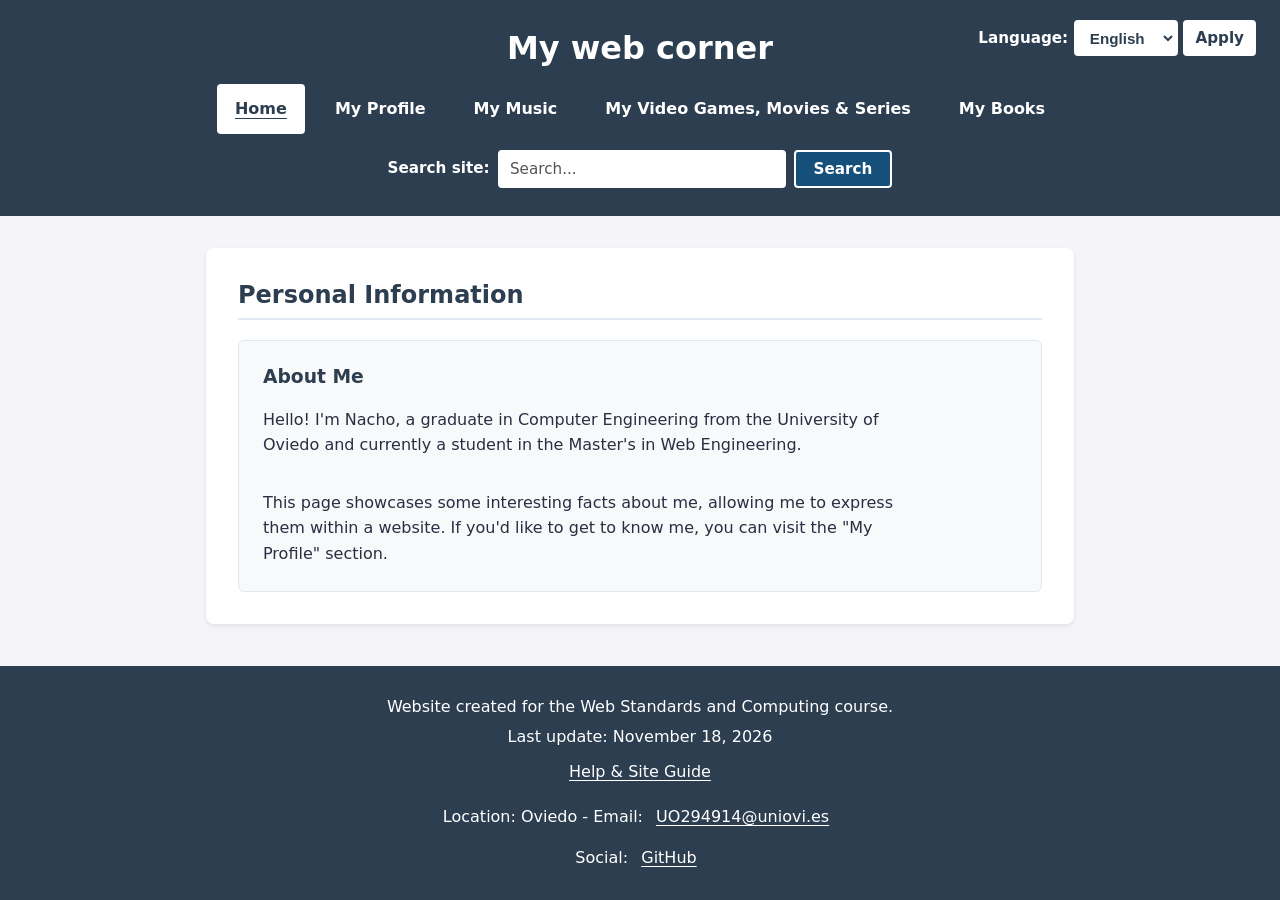
<file: pagina-personal/index.html>
<!DOCTYPE html>
<html lang="es">
<head>
    <meta charset="UTF-8">
    <meta name="viewport" content="width=device-width, initial-scale=1.0">
    <title>Inicio - Mi rincón web</title>
    <meta name="description" content="Sitio web personal con información, aficiones y proyectos.">
    <link rel="icon" href="favicon.svg" type="image/svg+xml">
    <link rel="stylesheet" href="style.css">
    <script>
        (function(c,l,a,r,i,t,y){
            c[a]=c[a]||function(){(c[a].q=c[a].q||[]).push(arguments)};
            t=l.createElement(r);t.async=1;t.src="https://www.clarity.ms/tag/"+i;
            y=l.getElementsByTagName(r)[0];y.parentNode.insertBefore(t,y);
        })(window, document, "clarity", "script", "zdlceg9i9p");
    </script>
</head>
<body data-pagina="index">
    <header>
        <h1><a href="index.html" data-i18n="sitio_titulo">Mi rincón web</a></h1>
        <nav aria-label="Navegación principal" data-i18n-aria="aria_nav_principal">
            <ul>
                <li><a href="index.html" aria-current="page" data-i18n="nav_inicio">Inicio</a></li>
                <li><a href="profile.html" data-i18n="nav_perfil">Mi Perfil</a></li>
                <li><a href="audio.html" data-i18n="nav_musica">Mi Música</a></li>
                <li><a href="multimedia.html" data-i18n="nav_multimedia">Mis Videojuegos, Películas y Series</a></li>
                <li><a href="books.html" data-i18n="nav_libros">Mis Libros</a></li>
            </ul>
        </nav>
        <search>
            <form action="buscar.html" method="get">
                <label for="campo-busqueda" data-i18n="buscar_label">Buscar en el sitio:</label>
                <input type="search" id="campo-busqueda" name="q" placeholder="Buscar..." title="Introduce una palabra clave para buscar en el sitio (por ejemplo: Sanderson, TFG, Folk)" required data-i18n-placeholder="buscar_placeholder" data-i18n-title="buscar_ayuda_title">
                <button type="submit" data-i18n="buscar_boton">Buscar</button>
            </form>
        </search>
        <form action="#" method="get" aria-label="Selector de idioma" data-i18n-aria="aria_selector_idioma">
            <label for="selector-idioma" data-i18n="label_idioma">Idioma:</label>
            <select id="selector-idioma" name="idioma">
                <option value="es" lang="es">Español</option>
                <option value="en" lang="en">English</option>
            </select>
            <button type="submit" data-i18n="boton_idioma">Aplicar</button>
        </form>
    </header>

    <main>
        <section>
            <h2 data-i18n="index_info_personal_h2">Información Personal</h2>
            <article>
                <h3 data-i18n="index_sobre_mi_h3">Sobre Mí</h3>
                <p data-i18n="index_sobre_mi_p1">¡Hola! Soy Nacho, un graduado en Ingeniería Informática por la Universidad de Oviedo y actualmente estudiante del Máster en Ingeniería Web.</p>
                <p data-i18n="index_sobre_mi_p2">Esta página muestra algunos datos interesantes sobre mí, permitiéndome plasmarlo dentro de una página web. Si quieres comenzar a conocerme puedes acceder a la sección de "Mi Perfil".</p>
            </article>
        </section>
    </main>

    <footer>
        <p data-i18n="footer_asignatura">Sitio web creado para la asignatura de Estándares y Computación Web.</p>
        <p data-i18n="footer_actualizacion">Última actualización: <time datetime="2026-11-18">18 de noviembre de 2026</time></p>
        <p><a href="ayuda.html" data-i18n="footer_ayuda">Ayuda y Guía del Sitio</a></p>
        <address>
            <p data-i18n="footer_contacto">Ubicación: Oviedo - Email: <a href="mailto:UO294914@uniovi.es">UO294914@uniovi.es</a></p>
            <p data-i18n="footer_redes">Redes: <a href="https://github.com/IgnacioLLA">GitHub</a></p>
        </address>
    </footer>
    <script src="translations.js" defer></script>
    <script src="i18n.js" defer></script>
</body>
</html>
</file>
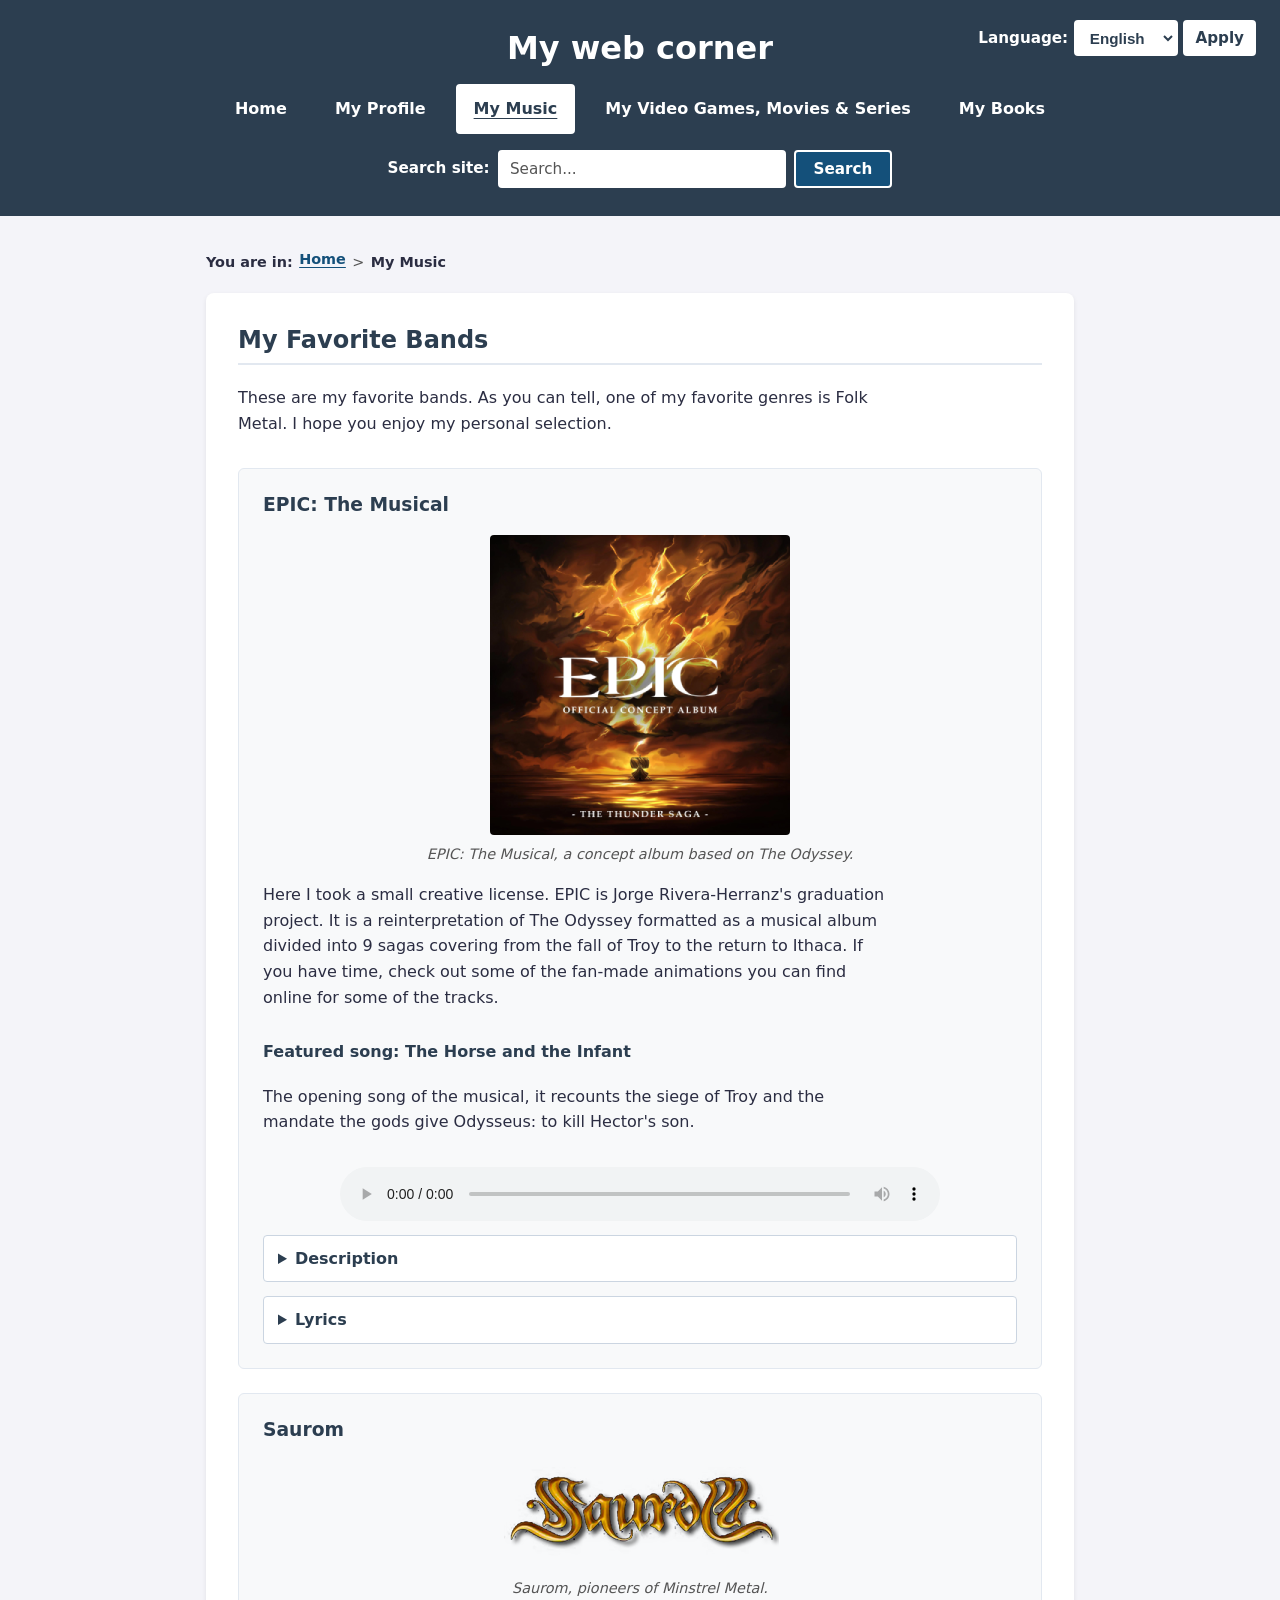
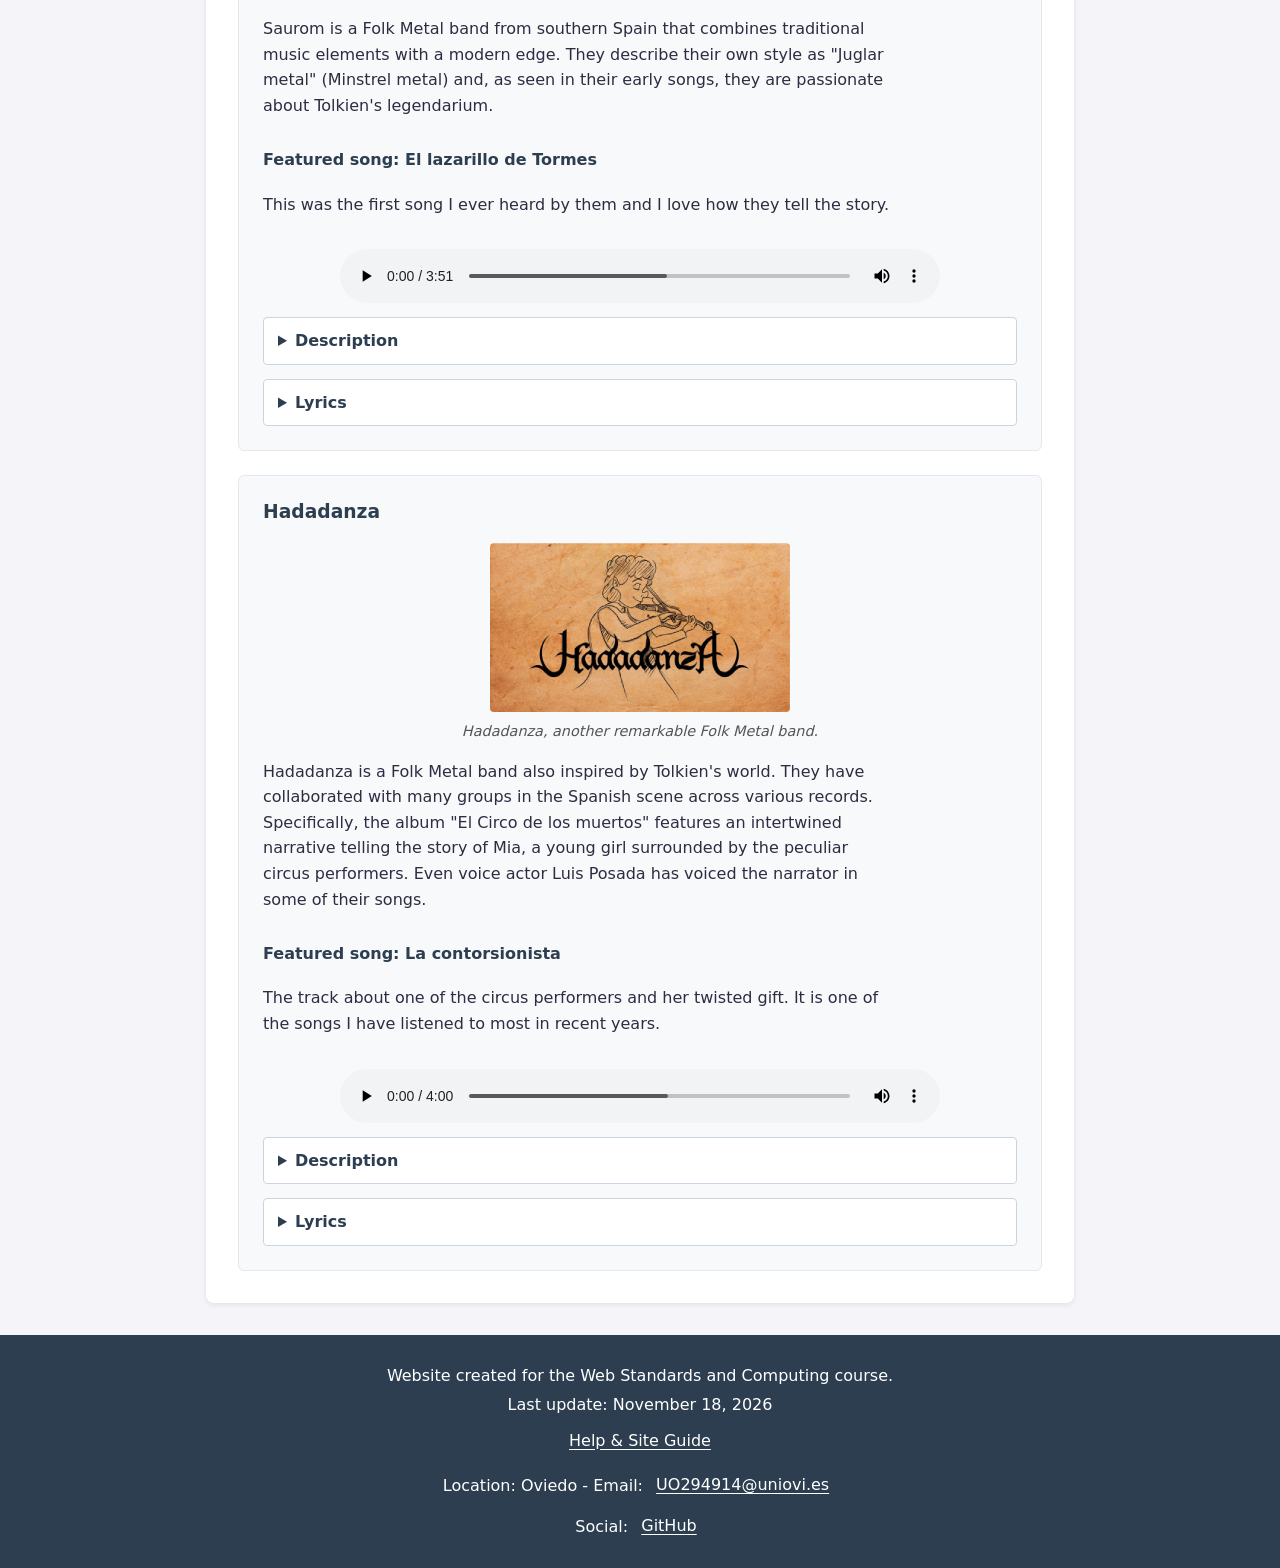
<file: pagina-personal/audio.html>
<!DOCTYPE html>
<html lang="es">
<head>
    <meta charset="UTF-8">
    <meta name="viewport" content="width=device-width, initial-scale=1.0">
    <title>Mi Música - Mi rincón web</title>
    <meta name="description" content="Recopilación de mis bandas favoritas.">
    <link rel="icon" href="favicon.svg" type="image/svg+xml">
    <link rel="stylesheet" href="style.css">
    <script>
        (function(c,l,a,r,i,t,y){
            c[a]=c[a]||function(){(c[a].q=c[a].q||[]).push(arguments)};
            t=l.createElement(r);t.async=1;t.src="https://www.clarity.ms/tag/"+i;
            y=l.getElementsByTagName(r)[0];y.parentNode.insertBefore(t,y);
        })(window, document, "clarity", "script", "zdlceg9i9p");
    </script>
</head>
<body data-pagina="audio">
    <header>
        <h1><a href="index.html" data-i18n="sitio_titulo">Mi rincón web</a></h1>
        <nav aria-label="Navegación principal" data-i18n-aria="aria_nav_principal">
            <ul>
                <li><a href="index.html" data-i18n="nav_inicio">Inicio</a></li>
                <li><a href="profile.html" data-i18n="nav_perfil">Mi Perfil</a></li>
                <li><a href="audio.html" aria-current="page" data-i18n="nav_musica">Mi Música</a></li>
                <li><a href="multimedia.html" data-i18n="nav_multimedia">Mis Videojuegos, Películas y Series</a></li>
                <li><a href="books.html" data-i18n="nav_libros">Mis Libros</a></li>
            </ul>
        </nav>
        <search>
            <form action="buscar.html" method="get">
                <label for="campo-busqueda" data-i18n="buscar_label">Buscar en el sitio:</label>
                <input type="search" id="campo-busqueda" name="q" placeholder="Buscar..." title="Introduce una palabra clave para buscar en el sitio (por ejemplo: Sanderson, TFG, Folk)" required data-i18n-placeholder="buscar_placeholder" data-i18n-title="buscar_ayuda_title">
                <button type="submit" data-i18n="buscar_boton">Buscar</button>
            </form>
        </search>
        <form action="#" method="get" aria-label="Selector de idioma" data-i18n-aria="aria_selector_idioma">
            <label for="selector-idioma" data-i18n="label_idioma">Idioma:</label>
            <select id="selector-idioma" name="idioma">
                <option value="es" lang="es">Español</option>
                <option value="en" lang="en">English</option>
            </select>
            <button type="submit" data-i18n="boton_idioma">Aplicar</button>
        </form>
    </header>

    <main>
        <nav aria-label="Migas de pan" data-i18n-aria="aria_migas_pan">
            <p data-i18n="migas_estas_en">Estás en:</p>
            <ol>
                <li><a href="index.html" data-i18n="nav_inicio">Inicio</a></li>
                <li aria-current="page"><strong data-i18n="nav_musica">Mi Música</strong></li>
            </ol>
        </nav>
        <section>
            <h2 data-i18n="audio_h2">Mis Bandas Favoritas</h2>
            <p data-i18n="audio_intro">Estas son mis bandas favoritas. Como podrás ver, uno de mis géneros favoritos es el Folk Metal. Espero que disfrutes de mi selección personal.</p>

            <article>
                <h3>EPIC: The Musical</h3>
                <figure>
                    <img src="multimedia/photo/epic.png" alt="Logo de EPIC: The Musical" width="300" height="300" data-i18n-alt="audio_epic_alt">
                    <figcaption data-i18n="audio_epic_fig">EPIC: The Musical, un álbum conceptual sobre La Odisea.</figcaption>
                </figure>
                <p data-i18n="audio_epic_p">Aquí me he tomado una pequeña licencia. EPIC es el trabajo de fin de carrera de Jorge Rivera-Herranz. Es una reinterpretación de La Odisea en formato de álbum musical que está dividido en 9 sagas que recorren desde la caída de Troya hasta el regreso a Ítaca. Si tienes tiempo, mira alguna animación que puedes encontrar en línea hecha por sus seguidores de alguna de las canciones.</p>
                <h4 data-i18n="audio_epic_cancion_h4">Canción destacada: The Horse and the Infant</h4>
                <p data-i18n="audio_epic_cancion_p">La primera canción del musical, narra el asedio de Troya y el propósito que los dioses le dan a Odiseo, asesinar al hijo de Héctor.</p>
                <audio controls preload="metadata">
                    <source src="multimedia/audio/epic_song.mp3" type="audio/mpeg">
                    Tu navegador no soporta el elemento de audio.
                </audio>
                <details>
                    <summary data-i18n="audio_desc_summary">Descripción</summary>
                    <p data-i18n="audio_epic_desc_p">Fragmento de <cite>The Horse and the Infant</cite>, tema de apertura de <cite>EPIC: The Musical</cite>. Pieza narrativa sobre el asedio de Troya y la encrucijada que los dioses plantean a Odiseo respecto al hijo de Héctor.</p>
                </details>
                <details>
                    <summary data-i18n="audio_letra_summary">Letra</summary>
                    <p lang="en">Alright, my brothers, listen closely<br>
                    Tonight, we make the Trojans pay<br>
                    Ten years of war, they've killed us slowly<br>
                    But now we'll be the ones who slay</p>
                    <p lang="en">Think of your wives and your children<br>
                    Your families wonder where you've been<br>
                    They're growing old and yet you're still here<br>
                    Do what I say, and you'll see them again (yes, sir!)</p>
                    <p lang="en">Diomedes will lead the charge<br>
                    Agamemnon will flank the guards<br>
                    Menelaus will let our mates<br>
                    Through the gates to take the whole city at large</p>
                    <p lang="en">Teucer will shoot any ambush attack<br>
                    And little Ajax will stay back<br>
                    Nestor, secure Helen and protect her<br>
                    Neo, avenge your father, kill the brothers of Hector (yes, sir!)</p>
                    <p lang="en">Find that inner strength now (whoo!)<br>
                    Use that well of pride (whoo!)<br>
                    Fight through every pain now (whoo!)<br>
                    Ask yourself inside</p>
                    <p lang="en">What do you live for? What do you try for?<br>
                    What do you wish for? What do you fight for?<br>
                    (What do you live for? What do you try for?)<br>
                    (What do you wish for? What do you fight for?)</p>
                    <p lang="en">Penelope<br>
                    Penelope<br>
                    And Telemachus<br>
                    I fight for us<br>
                    I fight for us</p>
                    <p lang="en">(What do you live for?) Penelope<br>
                    (What do you try for?) Telemachus<br>
                    (What do you wish for?) I'm on my way<br>
                    (What do you fight for?) Attack!</p>
                    <p lang="en">Who was that?<br>
                    A vision<br>
                    Of what is to come, cannot be outrun<br>
                    Can only be dealt with right here and now<br>
                    Tell me how<br>
                    I don't think you're ready</p>
                    <p lang="en">A mission to kill someone's son<br>
                    A foe who won't run<br>
                    Unlike anyone you have faced before<br>
                    Say no more<br>
                    I know that I'm ready<br>
                    (I don't think you're ready)</p>
                    <p lang="en">It's just an infant<br>
                    It's just a boy<br>
                    What sort of imminent threat does he pose, that I cannot avoid?</p>
                    <p lang="en">This is the son of none other than Troy's very own Prince Hector<br>
                    Know that he will grow from a boy to an avenger<br>
                    One fueled with rage as you're consumed by age<br>
                    If you don't end him now, you'll have no one left to save</p>
                    <p lang="en">You can say goodbye to (Penelope)<br>
                    You can say goodbye to (Penelope)</p>
                    <p lang="en">I could raise him as my own (he will burn your house and throne)<br>
                    Or send him far away from home (he'll find you wherever you go)<br>
                    Make sure his past is never known (the gods will make him know)<br>
                    I'd rather bleed for ya (he's bringing you)<br>
                    Down on my knees for ya<br>
                    I'm begging please (oh, this is the will of the gods)</p>
                    <p lang="en">Please don't make me do this, don't make me do this<br>
                    The blood on your hands is something you won't lose<br>
                    All you can choose is whose</p>
                </details>
            </article>
            
            <article>
                <h3>Saurom</h3>
                <figure>
                    <img src="multimedia/photo/saurom.png" alt="Logo de Saurom" width="277" height="109" loading="lazy" data-i18n-alt="audio_saurom_alt">
                    <figcaption data-i18n="audio_saurom_fig">Saurom, creadores del Juglar Metal.</figcaption>
                </figure>
                <p data-i18n="audio_saurom_p">Saurom es una banda de Folk Metal del sur de España que mezcla elementos de la música tradicional con un toque moderno. Ellos mismos llaman a su estilo "Juglar metal" y como podrás ver en las canciones con las que comenzaron, les encanta la obra de Tolkien.</p>
                <h4 data-i18n="audio_saurom_cancion_h4">Canción destacada: El lazarillo de Tormes</h4>
                <p data-i18n="audio_saurom_cancion_p">Esta fue la primera canción que escuché y me encanta cómo narran la historia.</p>
                <audio controls preload="metadata">
                    <source src="multimedia/audio/saurom_song.mp3" type="audio/mpeg">
                    Tu navegador no soporta el elemento de audio.
                </audio>
                <details>
                    <summary data-i18n="audio_desc_summary">Descripción</summary>
                    <p data-i18n="audio_saurom_desc_p">Fragmento de <cite>El lazarillo de Tormes</cite>, de Saurom. Canción de Folk Metal ("Juglar metal") con instrumentación tradicional y guitarra eléctrica centrada en la narración de la obra picaresca.</p>
                </details>
                <details>
                    <summary data-i18n="audio_letra_summary">Letra</summary>
                    <p lang="es">En la ribera del río Tormes fui criado<br>
                    En un ambiente hostil sobreviví robando<br>
                    Mi pobre triste madre me entregó a un ciego<br>
                    Que será mi amo y yo sus manos</p>
                    <p lang="es">La picaresca se adueñó de nuestras vidas<br>
                    Una vida tan cruel donde no había salida<br>
                    El viejo me enseñó el arte del engaño<br>
                    Me sentí más fuerte cada día</p>
                    <p lang="es">La vida es una batalla<br>
                    La suerte que hay que vencer<br>
                    Y cuando ataca el hambre ya no hay nada que perder<br>
                    El ciego y el escudero<br>
                    El fraile o el alguacil<br>
                    Jamás me dieron a cambio tanto como yo les di</p>
                    <p lang="es">Entre limosnas mendigaba por las calles<br>
                    Con la avaricia de quien nunca se complace<br>
                    Dejé a mis amos porque no creía en milagros<br>
                    Me compré una espada y todo en vano<br>
                    Seguí el camino que siguen los fracasados<br>
                    Pero encontré un que hacer, me hice un hombre honrado<br>
                    El cuento me quiso casar con la princesa<br>
                    Pero siempre amé a la sirvienta</p>
                    <p lang="es">La vida es una batalla<br>
                    La suerte que hay que vencer<br>
                    Y cuando ataca el hambre ya no hay nada que perder<br>
                    El ciego y el escudero<br>
                    El fraile o el alguacil<br>
                    Jamás me dieron a cambio tanto como yo les di</p>
                    <p lang="es">Y ahora los libros cuentan mi vida<br>
                    Para la historia fui un perdedor<br>
                    Un pillo sin futuro, un tunante, un pobre ladrón<br>
                    Pero luché contra la miseria<br>
                    De un siglo de oro que se olvidó<br>
                    Que lo que no te mata, te hace fuerte y pon el corazón</p>
                </details>
            </article>

            <article>
                <h3>Hadadanza</h3>
                <figure>
                    <img src="multimedia/photo/hadadanza.png" alt="Logo de Hadadanza" width="300" height="169" loading="lazy" data-i18n-alt="audio_hadadanza_alt">
                    <figcaption data-i18n="audio_hadadanza_fig">Hadadanza, otra banda de Folk Metal impresionante.</figcaption>
                </figure>
                <p data-i18n="audio_hadadanza_p">Hadadanza es una banda de Folk Metal inspirada también en la narrativa de Tolkien. Ha colaborado con muchos otros grupos del panorama español en varios discos y álbumes. En concreto, el álbum de "El Circo de los muertos" posee una historia entrelazada entre las canciones que cuenta la historia de Mia, una niña que acaba rodeada por los particulares integrantes del circo. Incluso Luis Posada ha actuado como narrador en alguna de sus canciones.</p>                
                <h4 data-i18n="audio_hadadanza_cancion_h4">Canción destacada: La contorsionista</h4>
                <p data-i18n="audio_hadadanza_cancion_p">La canción de una de las integrantes del circo y su retorcido don. Es una de las canciones que más he escuchado durante los últimos años.</p>
                <audio controls preload="metadata">
                    <source src="multimedia/audio/hadadanza_song.mp3" type="audio/mpeg">
                    Tu navegador no soporta el elemento de audio.
                </audio>
                <details>
                    <summary data-i18n="audio_desc_summary">Descripción</summary>
                    <p data-i18n="audio_hadadanza_desc_p">Fragmento de <cite>La contorsionista</cite>, de Hadadanza. Tema de Folk Metal perteneciente al álbum conceptual <cite>El Circo de los muertos</cite>, sobre uno de los personajes del circo que rodea a Mia.</p>
                </details>
                <details>
                    <summary data-i18n="audio_letra_summary">Letra</summary>
                    <p lang="es">Como espejos amargos<br>
                    Sus ojos sin fe brillaban.<br>
                    Postrada en su cama<br>
                    Era estatua de oscuro cantil.</p>
                    <p lang="es">Todas las maravillas,<br>
                    Que su cuerpo pudiera crear<br>
                    Quedaban tan solo en un sueño<br>
                    Que tampoco podría soñar.</p>
                    <p lang="es">Si he de vivir<br>
                    En una jaula de huesos sin llave,<br>
                    ¡Hoy por piedad!<br>
                    Quiero caminar por fin lejos de mí.</p>
                    <p lang="es">Hoy la muerte vino visitar<br>
                    Y a su son la hizo bailar,<br>
                    Disolviendo con su tacto<br>
                    Cada hueso a su compás.<br>
                    Es la sombra en el telón,<br>
                    La belleza y el horror.<br>
                    Contorsionista de mil formas<br>
                    Que desfiguradas son.</p>
                    <p lang="es">Como veneno en mi sangre<br>
                    De piedra se alimentaba,<br>
                    Y envuelta en tinieblas<br>
                    Mi alma reptó hacia la luz.</p>
                    <p lang="es">De una tela de araña<br>
                    Su encanto volvía a brotar.<br>
                    Flor muerta devuelta a la vida,<br>
                    ¡A este circo vas a impresionar!</p>
                    <p lang="es">La devoción por poder transformar mi lamento,<br>
                    En gran ilusión.<br>
                    Sombríos aplausos, mi fiel ovación.</p>
                    <p lang="es">Hoy la muerte vino visitar<br>
                    Y a su son la hizo bailar,<br>
                    Disolviendo con su tacto<br>
                    Cada hueso a su compás.<br>
                    Es la sombra en el telón,<br>
                    La belleza y el horror.<br>
                    Contorsionista de mil formas<br>
                    Que desfiguradas son.</p>
                    <p lang="es">Hoy la muerte vino visitar<br>
                    Y a su son la hizo bailar,<br>
                    Disolviendo con su tacto<br>
                    Cada hueso a su compás.<br>
                    Es la sombra en el telón,<br>
                    La belleza y el horror.<br>
                    Contorsionista de mil formas<br>
                    Que desfiguradas son.</p>
                    <p lang="es">Hoy la muerte vino visitar<br>
                    Y a su son la hizo bailar,<br>
                    Disolviendo con su tacto<br>
                    Cada hueso a su compás.<br>
                    Es la sombra en el telón,<br>
                    La belleza y el horror.<br>
                    Contorsionista de mil formas<br>
                    Que desfiguradas son.</p>
                    <p lang="es">Hoy la muerte vino visitar,<br>
                    (Hoy la muerte vino a visitar,)<br>
                    Cada hueso a su compás.<br>
                    (Cada hueso a su compás.)</p>
                    <p lang="es">Soy deseo fantasmal,<br>
                    Soy pesadilla y esplendor.<br>
                    Contorsionista que sin huesos<br>
                    Muerta vivo en mi función.<br>
                    (Vive en su función)</p>
                </details>
            </article>

        </section>
    </main>

    <footer>
        <p data-i18n="footer_asignatura">Sitio web creado para la asignatura de Estándares y Computación Web.</p>
        <p data-i18n="footer_actualizacion">Última actualización: <time datetime="2026-11-18">18 de noviembre de 2026</time></p>
        <p><a href="ayuda.html" data-i18n="footer_ayuda">Ayuda y Guía del Sitio</a></p>
        <address>
            <p data-i18n="footer_contacto">Ubicación: Oviedo - Email: <a href="mailto:UO294914@uniovi.es">UO294914@uniovi.es</a></p>
            <p data-i18n="footer_redes">Redes: <a href="https://github.com/IgnacioLLA">GitHub</a></p>
        </address>
    </footer>
    <script src="translations.js" defer></script>
    <script src="i18n.js" defer></script>
</body>
</html>
</file>
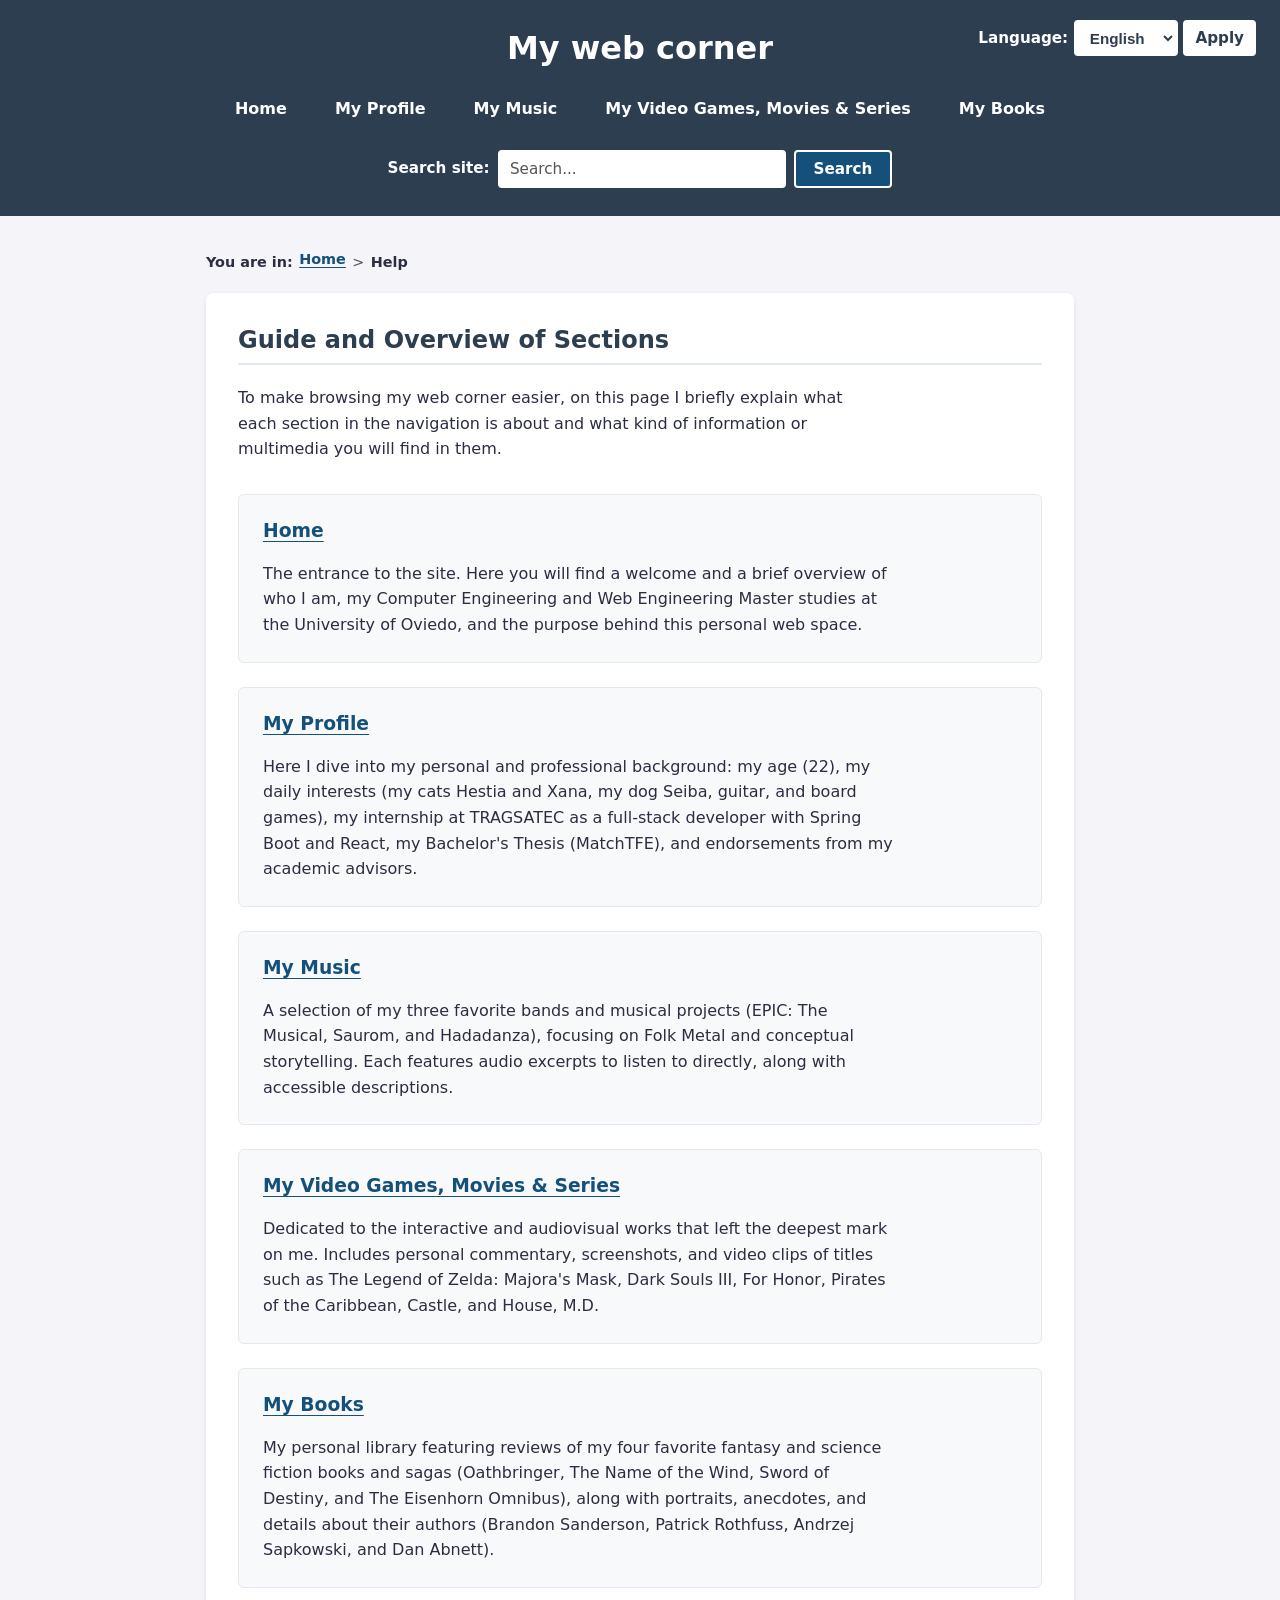
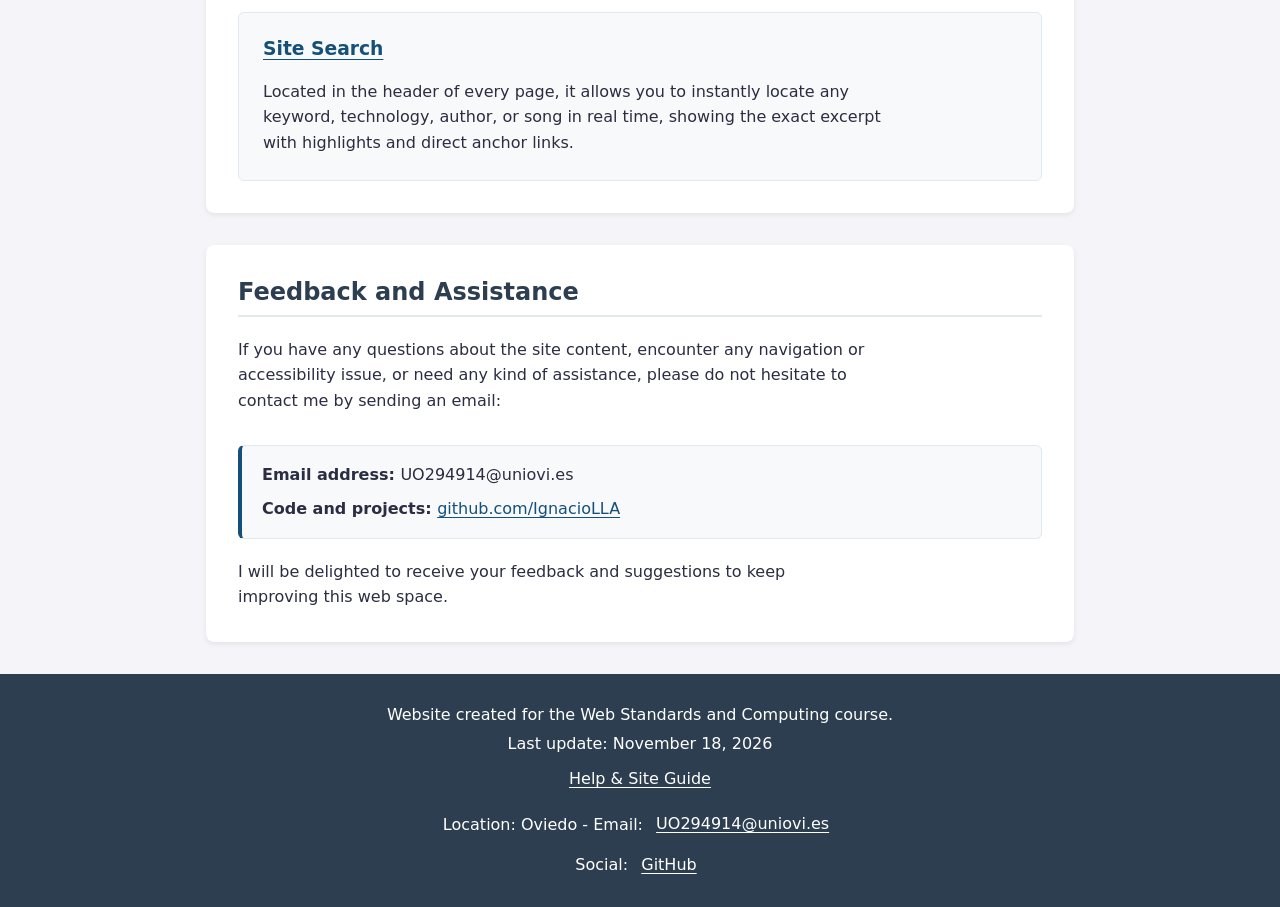
<file: pagina-personal/ayuda.html>
<!DOCTYPE html>
<html lang="es">
<head>
    <meta charset="UTF-8">
    <meta name="viewport" content="width=device-width, initial-scale=1.0">
    <title data-i18n="ayuda_title">Ayuda y Guía del Sitio - Mi rincón web</title>
    <meta name="description" content="Guía de secciones, orientación sobre los contenidos del sitio y canal de retroalimentación." data-i18n="ayuda_meta_desc">
    <link rel="icon" href="favicon.svg" type="image/svg+xml">
    <link rel="stylesheet" href="style.css">
    <script>
        (function(c,l,a,r,i,t,y){
            c[a]=c[a]||function(){(c[a].q=c[a].q||[]).push(arguments)};
            t=l.createElement(r);t.async=1;t.src="https://www.clarity.ms/tag/"+i;
            y=l.getElementsByTagName(r)[0];y.parentNode.insertBefore(t,y);
        })(window, document, "clarity", "script", "zdlceg9i9p");
    </script>
</head>
<body data-pagina="ayuda">
    <header>
        <h1><a href="index.html" data-i18n="sitio_titulo">Mi rincón web</a></h1>
        <nav aria-label="Navegación principal" data-i18n-aria="aria_nav_principal">
            <ul>
                <li><a href="index.html" data-i18n="nav_inicio">Inicio</a></li>
                <li><a href="profile.html" data-i18n="nav_perfil">Mi Perfil</a></li>
                <li><a href="audio.html" data-i18n="nav_musica">Mi Música</a></li>
                <li><a href="multimedia.html" data-i18n="nav_multimedia">Mis Videojuegos, Películas y Series</a></li>
                <li><a href="books.html" data-i18n="nav_libros">Mis Libros</a></li>
            </ul>
        </nav>
        <search>
            <form action="buscar.html" method="get">
                <label for="campo-busqueda" data-i18n="buscar_label">Buscar en el sitio:</label>
                <input type="search" id="campo-busqueda" name="q" placeholder="Buscar..." title="Introduce una palabra clave para buscar en el sitio (por ejemplo: Sanderson, TFG, Folk)" required data-i18n-placeholder="buscar_placeholder" data-i18n-title="buscar_ayuda_title">
                <button type="submit" data-i18n="buscar_boton">Buscar</button>
            </form>
        </search>
        <form action="#" method="get" aria-label="Selector de idioma" data-i18n-aria="aria_selector_idioma">
            <label for="selector-idioma" data-i18n="label_idioma">Idioma:</label>
            <select id="selector-idioma" name="idioma">
                <option value="es" lang="es">Español</option>
                <option value="en" lang="en">English</option>
            </select>
            <button type="submit" data-i18n="boton_idioma">Aplicar</button>
        </form>
    </header>

    <main>
        <nav aria-label="Migas de pan" data-i18n-aria="aria_migas_pan">
            <p data-i18n="migas_estas_en">Estás en:</p>
            <ol>
                <li><a href="index.html" data-i18n="nav_inicio">Inicio</a></li>
                <li aria-current="page"><strong data-i18n="ayuda_migas">Ayuda</strong></li>
            </ol>
        </nav>

        <section>
            <h2 data-i18n="ayuda_h2_guia">Guía y Explicación de las Secciones</h2>
            <p data-i18n="ayuda_p_intro">Para facilitarte la navegación por mi rincón web, en esta página te explico brevemente de qué trata cada uno de los apartados del menú y qué tipo de información o recursos multimedia vas a encontrar en ellos.</p>
            
            <article>
                <h3><a href="index.html" data-i18n="ayuda_inicio_h3">Inicio</a></h3>
                <p data-i18n="ayuda_inicio_p">Es la puerta de entrada al sitio. Aquí encontrarás una bienvenida y un breve resumen sobre quién soy, mis estudios de Ingeniería Informática y el Máster en Ingeniería Web en la Universidad de Oviedo, y el propósito con el que creé este espacio web.</p>
            </article>

            <article>
                <h3><a href="profile.html" data-i18n="ayuda_perfil_h3">Mi Perfil</a></h3>
                <p data-i18n="ayuda_perfil_p">Aquí profundizo en mi trayectoria personal y profesional: mi edad (22 años), mis aficiones cotidianas (mis gatas Hestia y Xana, mi perro Seiba, la guitarra y los juegos de mesa), mi experiencia laboral de prácticas en la empresa TRAGSATEC como desarrollador con Spring Boot y React, mi Trabajo de Fin de Grado (MatchTFE) y los avales de mis tutores académicos.</p>
            </article>

            <article>
                <h3><a href="audio.html" data-i18n="ayuda_musica_h3">Mi Música</a></h3>
                <p data-i18n="ayuda_musica_p">Una selección de mis tres bandas y proyectos musicales favoritos (EPIC: The Musical, Saurom y Hadadanza), centrados en el Folk Metal y las narrativas conceptuales. En cada una dispones de fragmentos de audio para escuchar directamente, junto con transcripciones y descripciones accesibles.</p>
            </article>

            <article>
                <h3><a href="multimedia.html" data-i18n="ayuda_multi_h3">Mis Videojuegos, Películas y Series</a></h3>
                <p data-i18n="ayuda_multi_p">Espacio dedicado a las obras interactivas y audiovisuales que más me han marcado. Incluye comentarios personales, capturas y clips de vídeo de títulos como The Legend of Zelda: Majora's Mask, Dark Souls III, For Honor, Piratas del Caribe, Castle y Dr. House.</p>
            </article>

            <article>
                <h3><a href="books.html" data-i18n="ayuda_libros_h3">Mis Libros</a></h3>
                <p data-i18n="ayuda_libros_p">Mi biblioteca personal con reseñas de mis cuatro libros y sagas favoritas de fantasía y ciencia ficción (Juramentada, El Nombre del Viento, La Espada del Destino y El Ómnibus de Eisenhorn), acompañadas por fotografías, anécdotas y detalles de sus autores (Brandon Sanderson, Patrick Rothfuss, Andrzej Sapkowski y Dan Abnett).</p>
            </article>

            <article>
                <h3><a href="buscar.html" data-i18n="ayuda_buscador_h3">Buscador del Sitio</a></h3>
                <p data-i18n="ayuda_buscador_p">Ubicado en la cabecera de todas las páginas, te permite localizar al instante cualquier término, tecnología, autor o canción en tiempo real, mostrándote el fragmento exacto donde se menciona resaltado con enlace directo al ancla.</p>
            </article>
        </section>

        <section>
            <h2 data-i18n="ayuda_h2_contacto">Retroalimentación y Asistencia</h2>
            <p data-i18n="ayuda_p_contacto1">Si tienes alguna duda sobre el contenido de la web, encuentras algún problema de navegación o accesibilidad, o necesitas cualquier tipo de asistencia o aclaración, no dudes en ponerte en contacto conmigo enviándome un correo electrónico:</p>
            <address>
                <ul>
                    <li><strong data-i18n="ayuda_label_email">Dirección de correo: </strong>UO294914@uniovi.es</li>
                    <li><strong data-i18n="ayuda_label_github">Código y proyectos: </strong><a href="https://github.com/IgnacioLLA">github.com/IgnacioLLA</a></li>
                </ul>
            </address>
            <p data-i18n="ayuda_p_contacto2">Estaré encantado de recibir tus comentarios y sugerencias para seguir mejorando este espacio web.</p>
        </section>
    </main>

    <footer>
        <p data-i18n="footer_asignatura">Sitio web creado para la asignatura de Estándares y Computación Web.</p>
        <p data-i18n="footer_actualizacion">Última actualización: <time datetime="2026-11-18">18 de noviembre de 2026</time></p>
        <p><a href="ayuda.html" data-i18n="footer_ayuda">Ayuda y Guía del Sitio</a></p>
        <address>
            <p data-i18n="footer_contacto">Ubicación: Oviedo - Email: <a href="mailto:UO294914@uniovi.es">UO294914@uniovi.es</a></p>
            <p data-i18n="footer_redes">Redes: <a href="https://github.com/IgnacioLLA">GitHub</a></p>
        </address>
    </footer>
    <script src="translations.js" defer></script>
    <script src="i18n.js" defer></script>
    <script src="search.js" defer></script>
</body>
</html>
</file>
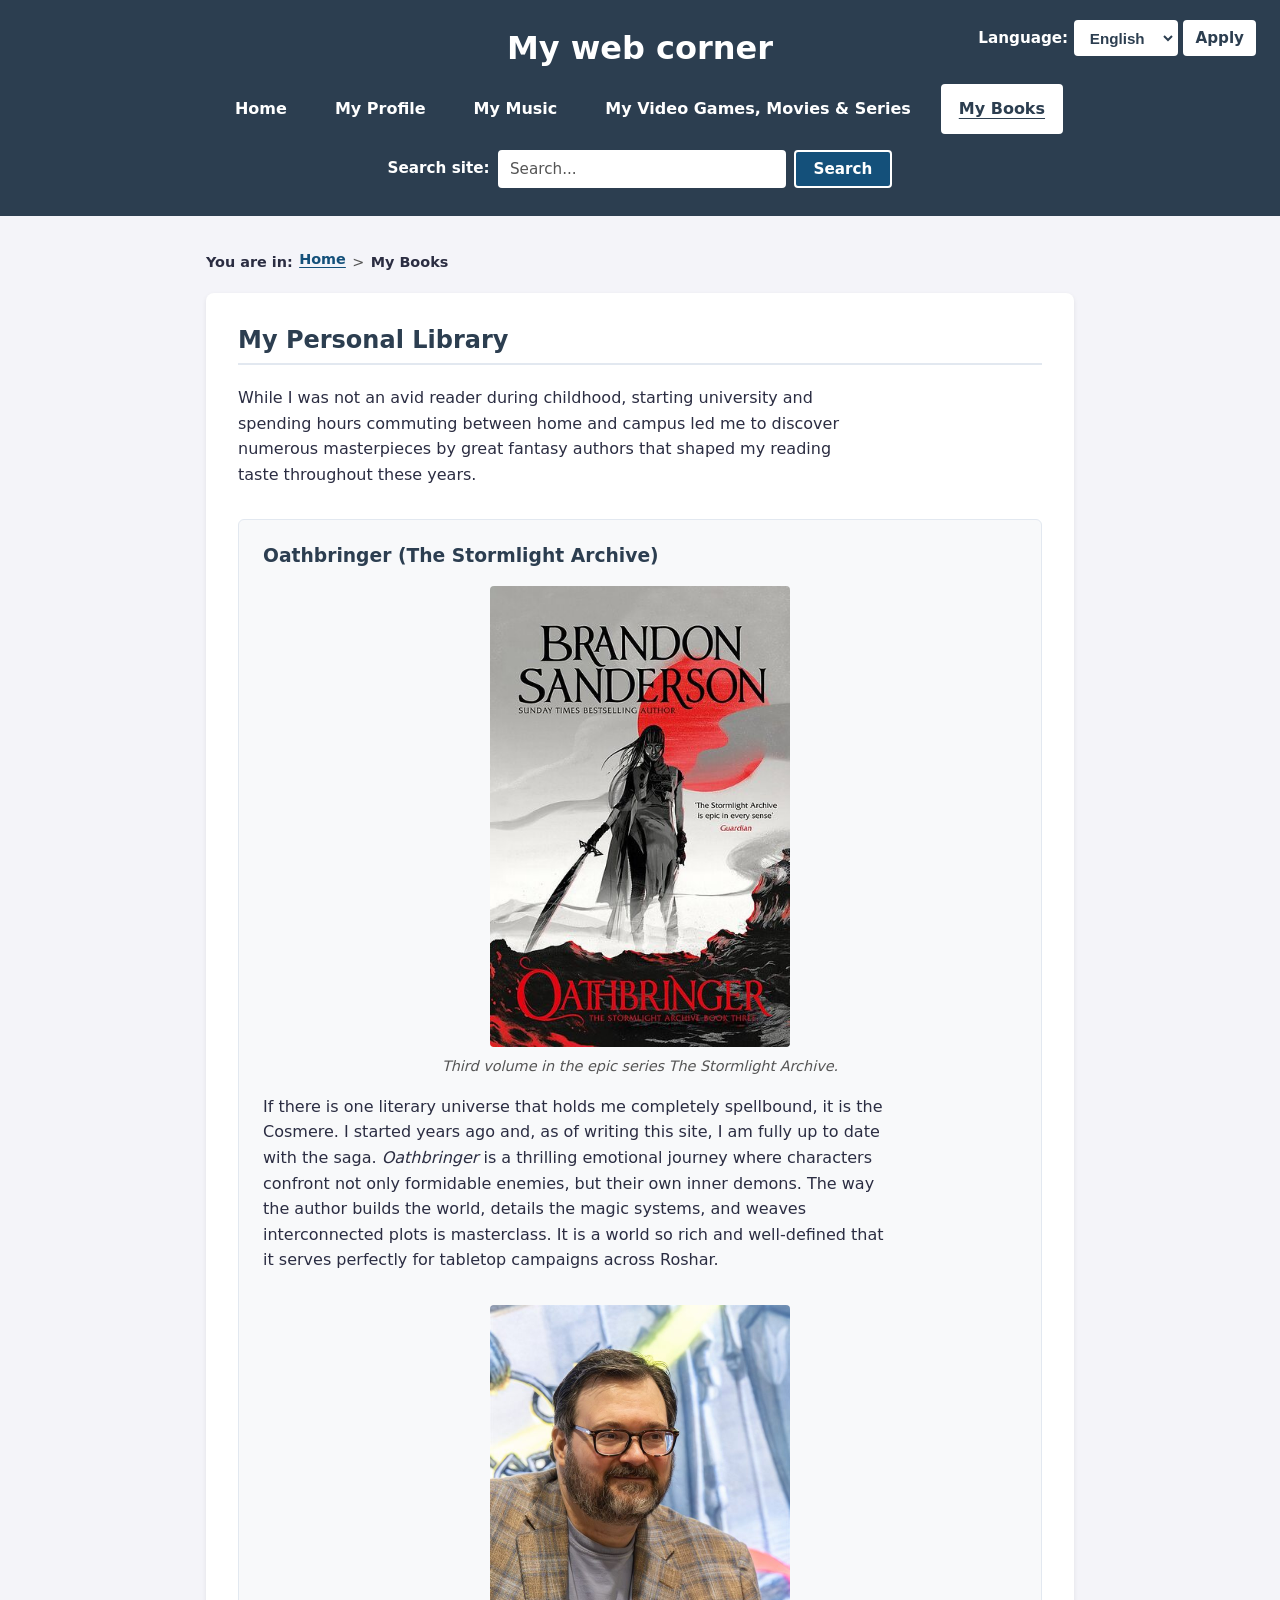
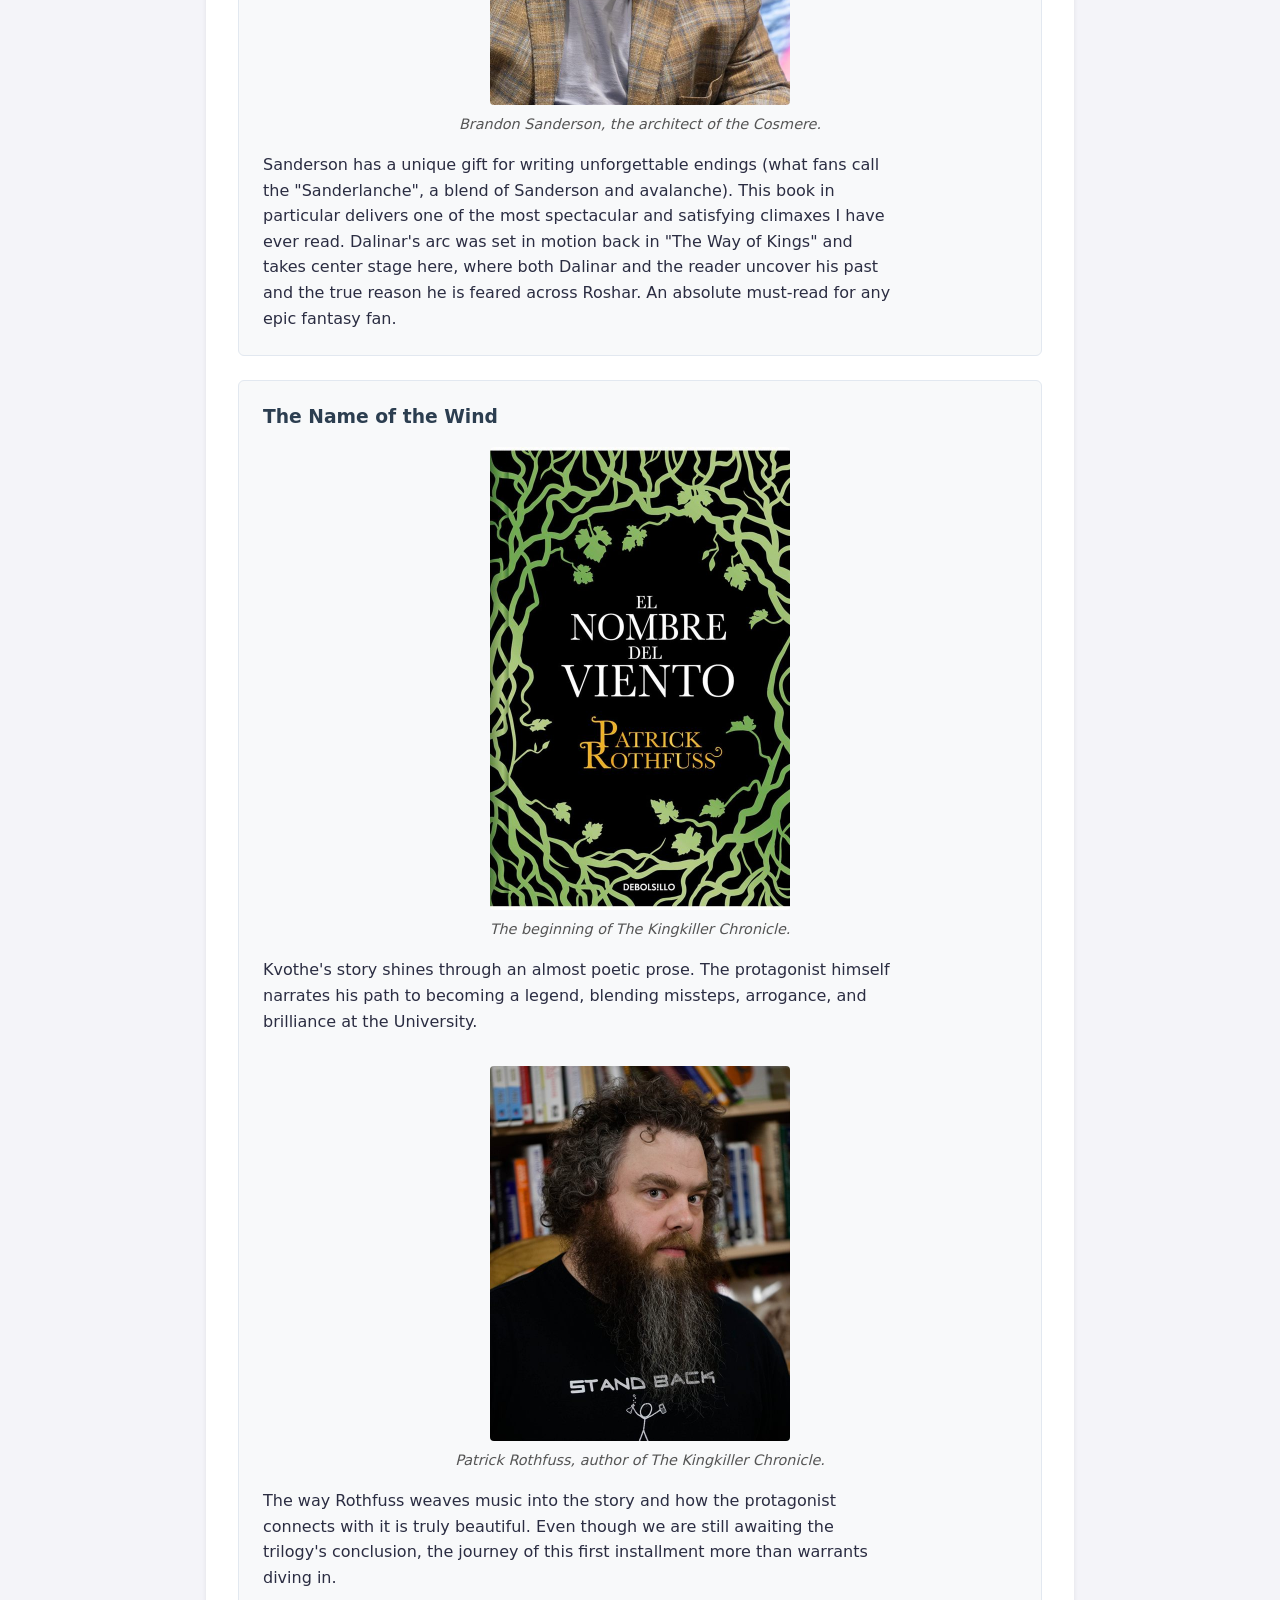
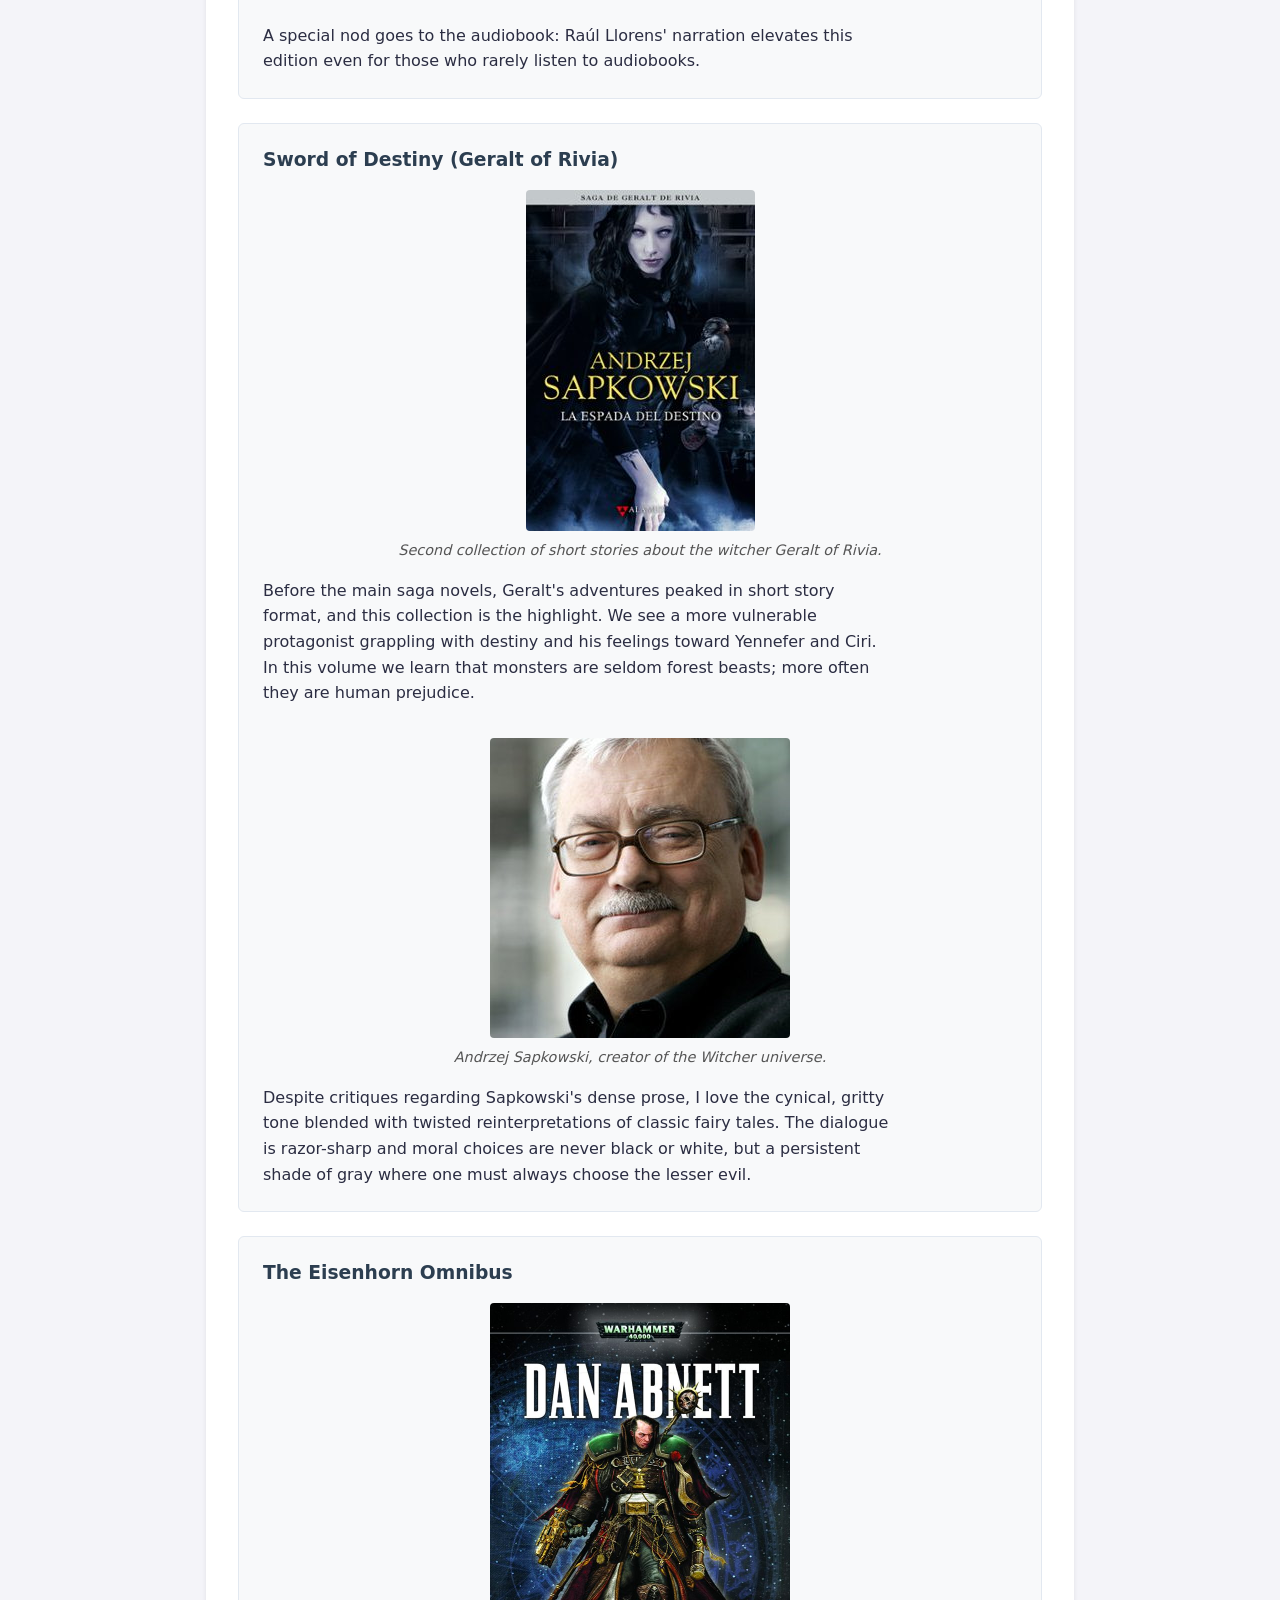
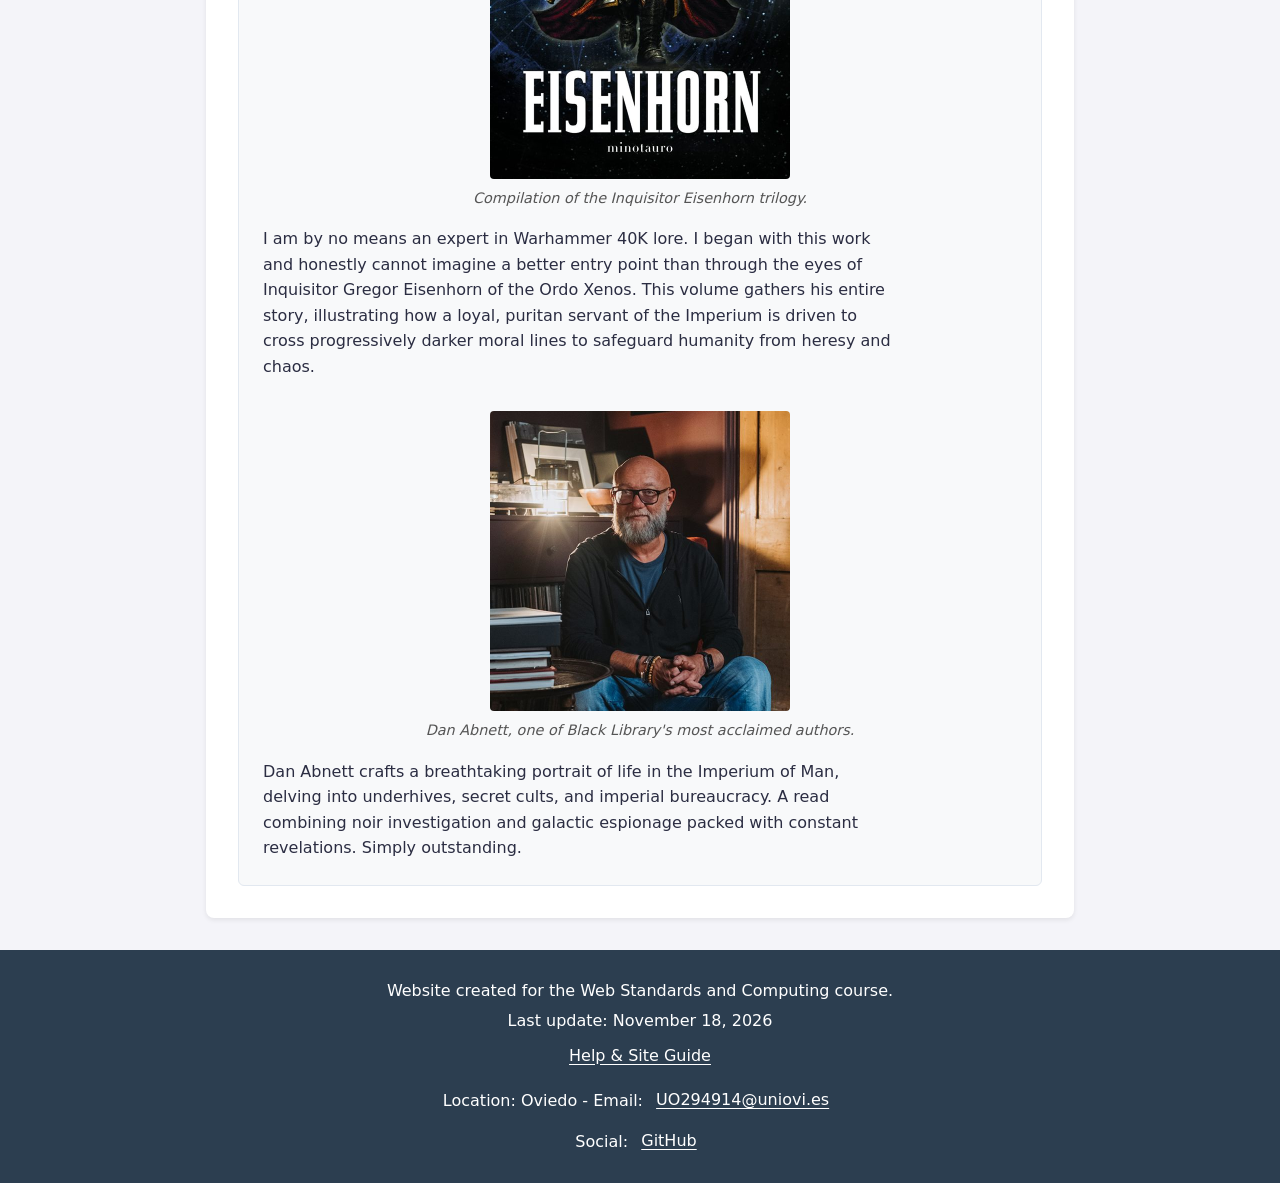
<file: pagina-personal/books.html>
<!DOCTYPE html>
<html lang="es">
<head>
    <meta charset="UTF-8">
    <meta name="viewport" content="width=device-width, initial-scale=1.0">
    <title>Mis Libros - Mi rincón web</title>
    <meta name="description" content="Reseñas y recomendaciones de mis libros de fantasía y ciencia ficción favoritos.">
    <link rel="icon" href="favicon.svg" type="image/svg+xml">
    <link rel="stylesheet" href="style.css">
    <script>
        (function(c,l,a,r,i,t,y){
            c[a]=c[a]||function(){(c[a].q=c[a].q||[]).push(arguments)};
            t=l.createElement(r);t.async=1;t.src="https://www.clarity.ms/tag/"+i;
            y=l.getElementsByTagName(r)[0];y.parentNode.insertBefore(t,y);
        })(window, document, "clarity", "script", "zdlceg9i9p");
    </script>
</head>
<body data-pagina="libros">
    <header>
        <h1><a href="index.html" data-i18n="sitio_titulo">Mi rincón web</a></h1>
        <nav aria-label="Navegación principal" data-i18n-aria="aria_nav_principal">
            <ul>
                <li><a href="index.html" data-i18n="nav_inicio">Inicio</a></li>
                <li><a href="profile.html" data-i18n="nav_perfil">Mi Perfil</a></li>
                <li><a href="audio.html" data-i18n="nav_musica">Mi Música</a></li>
                <li><a href="multimedia.html" data-i18n="nav_multimedia">Mis Videojuegos, Películas y Series</a></li>
                <li><a href="books.html" aria-current="page" data-i18n="nav_libros">Mis Libros</a></li>
            </ul>
        </nav>
        <search>
            <form action="buscar.html" method="get">
                <label for="campo-busqueda" data-i18n="buscar_label">Buscar en el sitio:</label>
                <input type="search" id="campo-busqueda" name="q" placeholder="Buscar..." title="Introduce una palabra clave para buscar en el sitio (por ejemplo: Sanderson, TFG, Folk)" required data-i18n-placeholder="buscar_placeholder" data-i18n-title="buscar_ayuda_title">
                <button type="submit" data-i18n="buscar_boton">Buscar</button>
            </form>
        </search>
        <form action="#" method="get" aria-label="Selector de idioma" data-i18n-aria="aria_selector_idioma">
            <label for="selector-idioma" data-i18n="label_idioma">Idioma:</label>
            <select id="selector-idioma" name="idioma">
                <option value="es" lang="es">Español</option>
                <option value="en" lang="en">English</option>
            </select>
            <button type="submit" data-i18n="boton_idioma">Aplicar</button>
        </form>
    </header>

    <main>
        <nav aria-label="Migas de pan" data-i18n-aria="aria_migas_pan">
            <p data-i18n="migas_estas_en">Estás en:</p>
            <ol>
                <li><a href="index.html" data-i18n="nav_inicio">Inicio</a></li>
                <li aria-current="page"><strong data-i18n="nav_libros">Mis Libros</strong></li>
            </ol>
        </nav>
        <section>
            <h2 data-i18n="libros_h2">Mi Biblioteca Personal</h2>
            <p data-i18n="libros_intro">Pese a no haber sido un lector demasiado asiduo durante mi infancia, tras entrar a la universidad y aprovechar los desplazamientos de horas entre mi casa y la universidad, he descubierto un sinfín de obras de grandes autores de fantasía principalmente que han marcado mis gustos a lo largo de estos años.</p>
            <article>
                <h3 data-i18n="libros_jura_h3">Juramentada (El Archivo de las Tormentas)</h3>
                <figure>
                    <img src="multimedia/photo/juramentada_portada.jpg" alt="Portada del libro Juramentada" width="300" height="460" data-i18n-alt="libros_jura_alt">
                    <figcaption data-i18n="libros_jura_fig">Tercer volumen de la épica saga de El Archivo de las Tormentas.</figcaption>
                </figure>
                <p data-i18n="libros_jura_p1">Si hay un universo literario que me tiene completamente atrapado, es el Cosmere. Comencé hace bastantes años y, para la fecha en la que escribo esta web, estoy al día con la saga. <cite>Juramentada</cite> es un viaje emocional brutal donde los personajes se enfrentan no solo a enemigos imponentes, sino a sus propios demonios del pasado. La forma en la que el autor construye el mundo, detalla los sistemas de magia y entrelaza las historias es simplemente magistral. Es la clase de mundo tan rico y bien definido que resulta perfecto para inspirar campañas de rol y explorar cada rincón de Roshar.</p>
                <figure>
                    <img src="multimedia/photo/sanderson.jpg" alt="Retrato de Brandon Sanderson" width="300" height="400" loading="lazy" data-i18n-alt="libros_sanderson_alt">
                    <figcaption data-i18n="libros_sanderson_fig">Brandon Sanderson, el arquitecto del Cosmere.</figcaption>
                </figure>
                <p data-i18n="libros_sanderson_p">Sanderson tiene una habilidad única para escribir finales memorables (lo que sus lectores llamamos la "Sanderlancha", que viene de Sanderson y Avalancha). Este libro en particular tiene uno de los clímax más espectaculares y satisfactorios que he leído jamás. La trama de Dalinar se comenzó a cocer desde el primer libro "El camino de los reyes" y en este libro toma un papel protagonista donde tanto Dalinar como nosotros como lectores descubrimos el pasado de Dalinar y la verdadera razón por la que es temido en todo Roshar. Un imprescindible para cualquier amante de la fantasía épica.</p>
            </article>

            <article>
                <h3 data-i18n="libros_viento_h3">El Nombre del Viento</h3>
                <figure>
                    <img src="multimedia/photo/nombre_viento_portada.jpg" alt="Portada de El Nombre del Viento" width="300" height="463" loading="lazy" data-i18n-alt="libros_viento_alt">
                    <figcaption data-i18n="libros_viento_fig">El inicio de la Crónica del Asesino de Reyes.</figcaption>
                </figure>
                <p data-i18n="libros_viento_p1">La historia de Kvothe destaca por una prosa casi poética. Es el propio protagonista quien relata cómo se convirtió en leyenda, combinando errores, arrogancia y momentos brillantes en la Universidad.</p>
                <figure>
                    <img src="multimedia/photo/patrick_rothfuss.jpg" alt="Retrato de Patrick Rothfuss" width="300" height="375" loading="lazy" data-i18n-alt="libros_rothfuss_alt">
                    <figcaption data-i18n="libros_rothfuss_fig">Patrick Rothfuss, autor de la Crónica del Asesino de Reyes.</figcaption>
                </figure>
                <p data-i18n="libros_rothfuss_p">La forma en la que Rothfuss trata la música dentro de la historia y cómo el protagonista se relaciona con ella me parece preciosa. Aunque todavía seguimos esperando la conclusión de la trilogía, el viaje de leer este primer tomo justifica sobradamente darle una oportunidad.</p>
                <p data-i18n="libros_viento_p2">Quiero destacar el trabajo de Raúl Llorens en la narración de los audiolibros de esta saga. No soy un gran fan de los audiolibros, pero la narrativa de la historia en conjunto con su interpretación magistral hacen que esta obra sea única en su especie.</p>
            </article>

            <article>
                <h3 data-i18n="libros_espada_h3">La Espada del Destino (Saga de Geralt de Rivia)</h3>
                <figure>
                    <img src="multimedia/photo/espada_destino_portada.jpg" alt="Portada de La Espada del Destino" width="229" height="341" loading="lazy" data-i18n-alt="libros_espada_alt">
                    <figcaption data-i18n="libros_espada_fig">Segundo libro de relatos del brujo Geralt de Rivia.</figcaption>
                </figure>
                <p data-i18n="libros_espada_p1">Antes de las grandes novelas de la saga, las aventuras de Geralt de Rivia se contaban en formato de relatos cortos, y este libro me parece el punto álgido de ese formato. Aquí vemos a un Geralt mucho más humano, lidiando con el peso del destino y sus sentimientos hacia Yennefer y Ciri. En este libro aprendemos que los monstruos de estas historias rara vez son las bestias del bosque, a menudo son las propias personas y sus prejuicios.</p>
                <figure>
                    <img src="multimedia/photo/andrzej.jpg" alt="Retrato de Andrzej Sapkowski" width="300" height="300" loading="lazy" data-i18n-alt="libros_sapkowski_alt">
                    <figcaption data-i18n="libros_sapkowski_fig">Andrzej Sapkowski, creador del universo del Brujo.</figcaption>
                </figure>
                <p data-i18n="libros_sapkowski_p">Pese a las críticas que ha recibido Sapkowski sobre su narrativa demasiado cargada, me encanta el tono cínico y oscuro, mezclado con reinterpretaciones retorcidas de los cuentos de hadas clásicos. Los diálogos son afilados y las decisiones morales nunca son blanco o negro, sino un constante tono de grises donde siempre hay que elegir el mal menor.</p>
            </article>

            <article>
                <h3 data-i18n="libros_eisenhorn_h3">El Ómnibus de Eisenhorn</h3>
                <figure>
                    <img src="multimedia/photo/eisenhorn_portada.jpg" alt="Portada del Ómnibus de Eisenhorn" width="300" height="475" loading="lazy" data-i18n-alt="libros_eisenhorn_alt">
                    <figcaption data-i18n="libros_eisenhorn_fig">Recopilación de la trilogía del Inquisidor Eisenhorn.</figcaption>
                </figure>
                <p data-i18n="libros_eisenhorn_p1">No soy un entendido de las obras de Warhammer 40K. He comenzado por esta obra y la verdad que no se me ocurre una mejor manera que desde los ojos del Inquisidor Gregor Eisenhorn del Ordo Xenos. Este volumen recopila su historia completa, mostrando cómo un agente leal y puritano del Imperio se ve obligado a cruzar líneas morales cada vez más oscuras para proteger a la humanidad de la herejía y los demonios.</p>
                <figure>
                    <img src="multimedia/photo/abnett.jpg" alt="Retrato de Dan Abnett" width="300" height="300" loading="lazy" data-i18n-alt="libros_abnett_alt">
                    <figcaption data-i18n="libros_abnett_fig">Dan Abnett, uno de los autores más aclamados de Black Library.</figcaption>
                </figure>
                <p data-i18n="libros_abnett_p">Dan Abnett pinta un retrato increíble del día a día en el Imperio del Hombre, explorando los bajos fondos, los cultos y la política imperial. Es una lectura con tintes de novela negra y espionaje galáctico de constantes descubrimientos y sorpresas. Simplemente espectacular.</p>
            </article>
        </section>
    </main>

    <footer>
        <p data-i18n="footer_asignatura">Sitio web creado para la asignatura de Estándares y Computación Web.</p>
        <p data-i18n="footer_actualizacion">Última actualización: <time datetime="2026-11-18">18 de noviembre de 2026</time></p>
        <p><a href="ayuda.html" data-i18n="footer_ayuda">Ayuda y Guía del Sitio</a></p>
        <address>
            <p data-i18n="footer_contacto">Ubicación: Oviedo - Email: <a href="mailto:UO294914@uniovi.es">UO294914@uniovi.es</a></p>
            <p data-i18n="footer_redes">Redes: <a href="https://github.com/IgnacioLLA">GitHub</a></p>
        </address>
    </footer>
    <script src="translations.js" defer></script>
    <script src="i18n.js" defer></script>
</body>
</html>
</file>
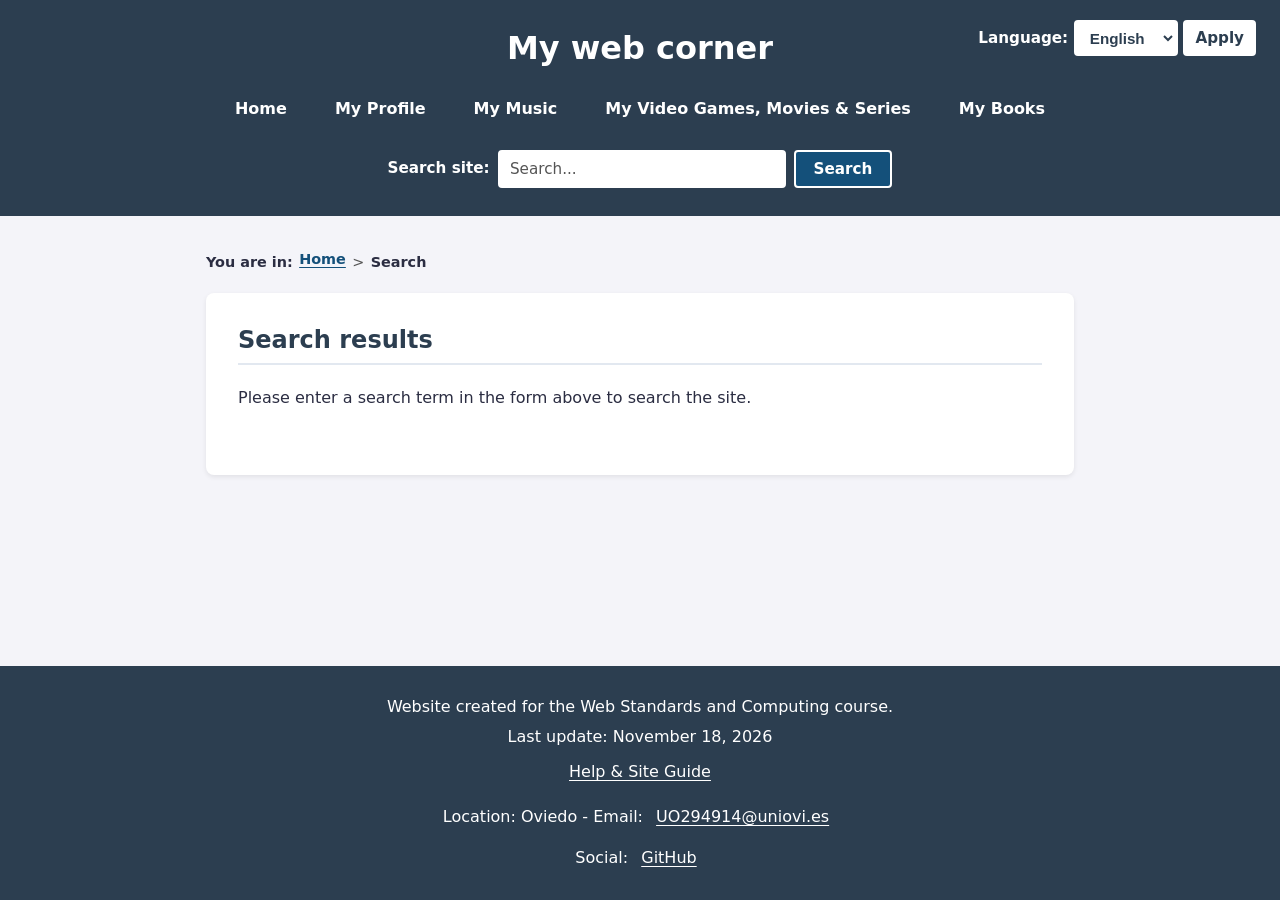
<file: pagina-personal/buscar.html>
<!DOCTYPE html>
<html lang="es">
<head>
    <meta charset="UTF-8">
    <meta name="viewport" content="width=device-width, initial-scale=1.0">
    <title>Buscador - Mi rincón web</title>
    <meta name="description" content="Resultados de búsqueda en el sitio web personal.">
    <link rel="icon" href="favicon.svg" type="image/svg+xml">
    <link rel="stylesheet" href="style.css">
    <script>
        (function(c,l,a,r,i,t,y){
            c[a]=c[a]||function(){(c[a].q=c[a].q||[]).push(arguments)};
            t=l.createElement(r);t.async=1;t.src="https://www.clarity.ms/tag/"+i;
            y=l.getElementsByTagName(r)[0];y.parentNode.insertBefore(t,y);
        })(window, document, "clarity", "script", "zdlceg9i9p");
    </script>
</head>
<body data-pagina="buscar">
    <header>
        <h1><a href="index.html" data-i18n="sitio_titulo">Mi rincón web</a></h1>
        <nav aria-label="Navegación principal" data-i18n-aria="aria_nav_principal">
            <ul>
                <li><a href="index.html" data-i18n="nav_inicio">Inicio</a></li>
                <li><a href="profile.html" data-i18n="nav_perfil">Mi Perfil</a></li>
                <li><a href="audio.html" data-i18n="nav_musica">Mi Música</a></li>
                <li><a href="multimedia.html" data-i18n="nav_multimedia">Mis Videojuegos, Películas y Series</a></li>
                <li><a href="books.html" data-i18n="nav_libros">Mis Libros</a></li>
            </ul>
        </nav>
        <search>
            <form action="buscar.html" method="get">
                <label for="campo-busqueda" data-i18n="buscar_label">Buscar en el sitio:</label>
                <input type="search" id="campo-busqueda" name="q" placeholder="Buscar..." title="Introduce una palabra clave para buscar en el sitio (por ejemplo: Sanderson, TFG, Folk)" required data-i18n-placeholder="buscar_placeholder" data-i18n-title="buscar_ayuda_title">
                <button type="submit" data-i18n="buscar_boton">Buscar</button>
            </form>
        </search>
        <form action="#" method="get" aria-label="Selector de idioma" data-i18n-aria="aria_selector_idioma">
            <label for="selector-idioma" data-i18n="label_idioma">Idioma:</label>
            <select id="selector-idioma" name="idioma">
                <option value="es" lang="es">Español</option>
                <option value="en" lang="en">English</option>
            </select>
            <button type="submit" data-i18n="boton_idioma">Aplicar</button>
        </form>
    </header>

    <main>
        <nav aria-label="Migas de pan" data-i18n-aria="aria_migas_pan">
            <p data-i18n="migas_estas_en">Estás en:</p>
            <ol>
                <li><a href="index.html" data-i18n="nav_inicio">Inicio</a></li>
                <li aria-current="page"><strong data-i18n="buscar_migas">Buscador</strong></li>
            </ol>
        </nav>
        <section>
            <h2 data-i18n="buscar_h2">Resultados de búsqueda</h2>
            <p aria-live="polite">Introduce un término en el formulario superior para buscar contenidos en el sitio.</p>
            <ol>
            </ol>
        </section>
    </main>

    <footer>
        <p data-i18n="footer_asignatura">Sitio web creado para la asignatura de Estándares y Computación Web.</p>
        <p data-i18n="footer_actualizacion">Última actualización: <time datetime="2026-11-18">18 de noviembre de 2026</time></p>
        <p><a href="ayuda.html" data-i18n="footer_ayuda">Ayuda y Guía del Sitio</a></p>
        <address>
            <p data-i18n="footer_contacto">Ubicación: Oviedo - Email: <a href="mailto:UO294914@uniovi.es">UO294914@uniovi.es</a></p>
            <p data-i18n="footer_redes">Redes: <a href="https://github.com/IgnacioLLA">GitHub</a></p>
        </address>
    </footer>
    <script src="translations.js" defer></script>
    <script src="i18n.js" defer></script>
    <script src="search.js" defer></script>
</body>
</html>
</file>
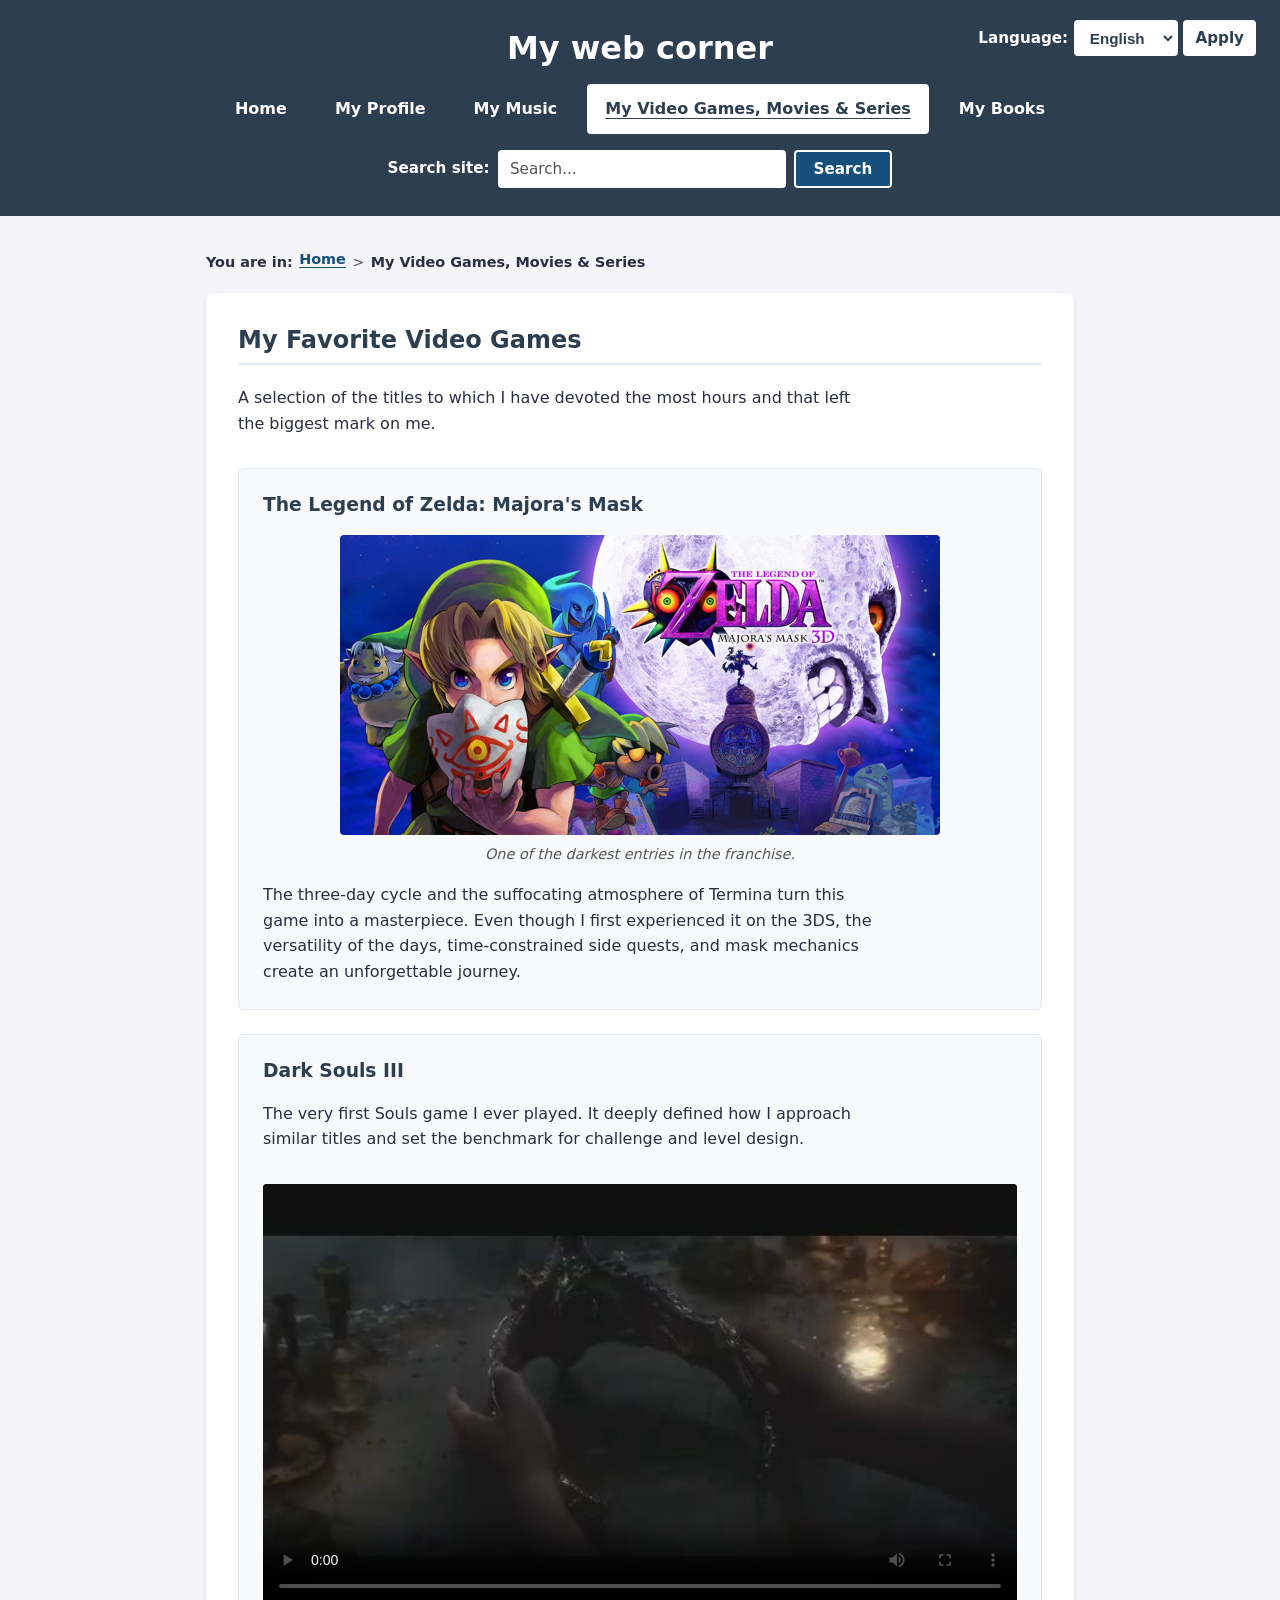
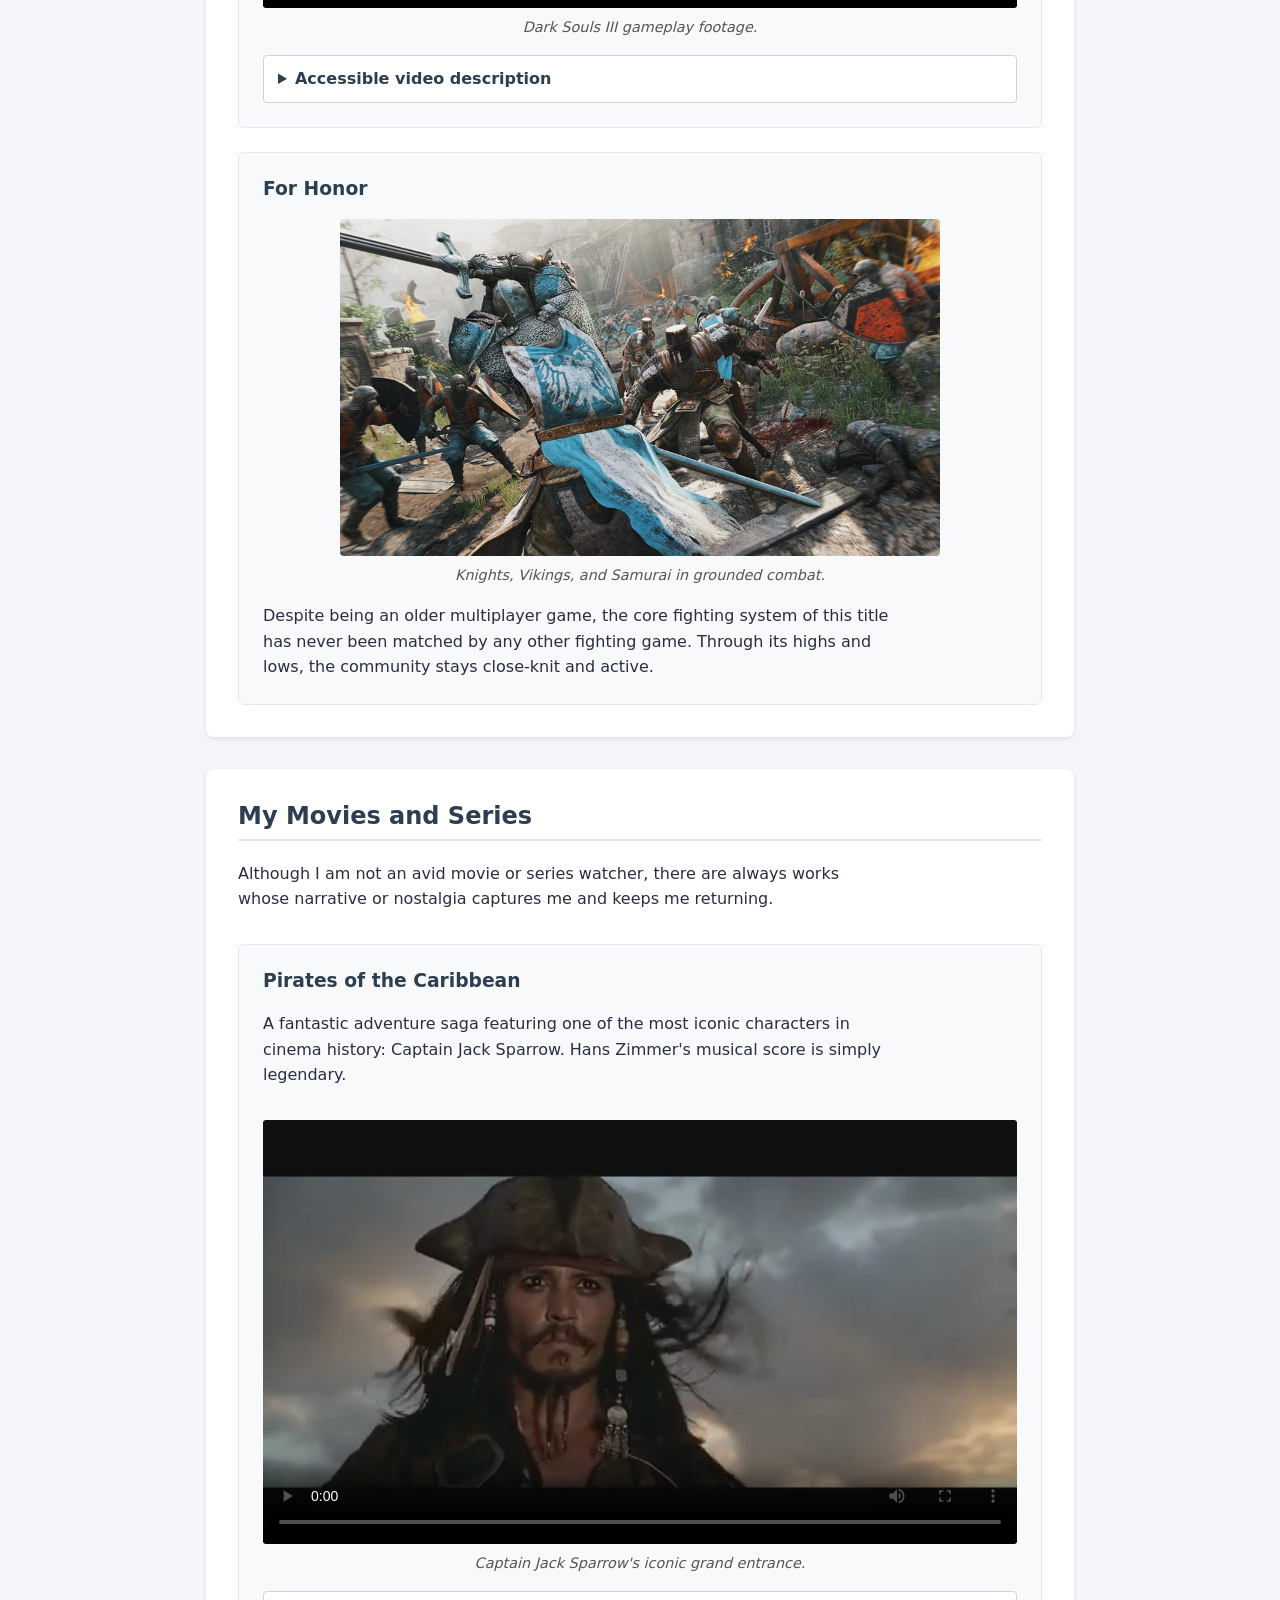
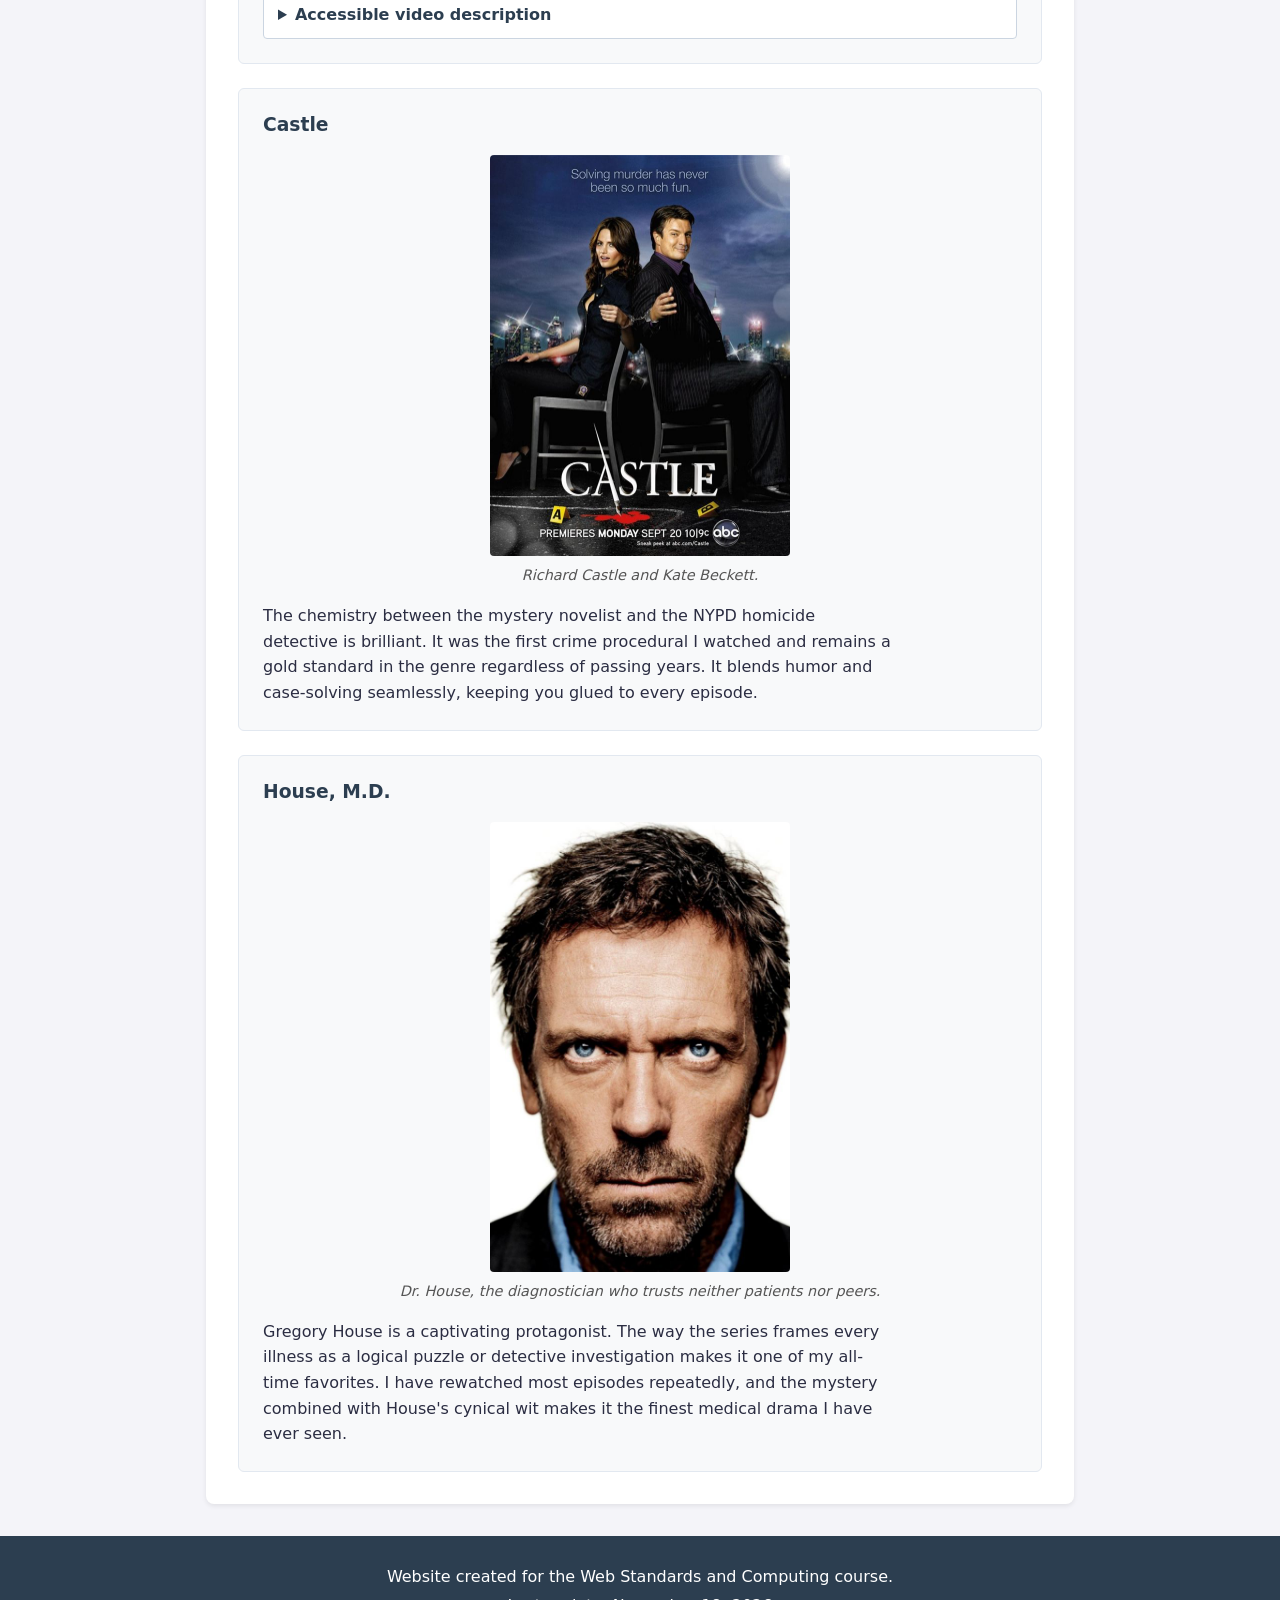
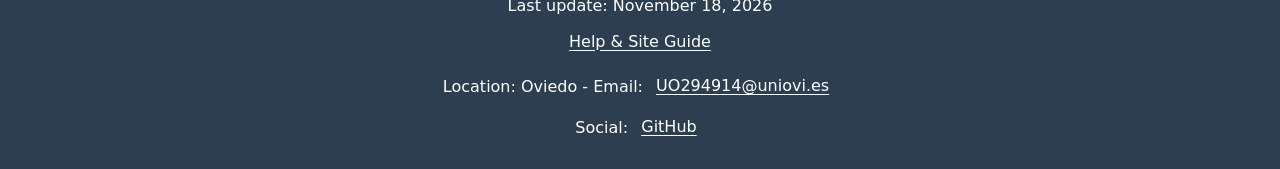
<file: pagina-personal/multimedia.html>
<!DOCTYPE html>
<html lang="es">
<head>
    <meta charset="UTF-8">
    <meta name="viewport" content="width=device-width, initial-scale=1.0">
    <title>Mis Videojuegos, Películas y Series - Mi rincón web</title>
    <meta name="description" content="Recopilación de mis videojuegos, películas y series favoritas.">
    <link rel="icon" href="favicon.svg" type="image/svg+xml">
    <link rel="stylesheet" href="style.css">
    <script>
        (function(c,l,a,r,i,t,y){
            c[a]=c[a]||function(){(c[a].q=c[a].q||[]).push(arguments)};
            t=l.createElement(r);t.async=1;t.src="https://www.clarity.ms/tag/"+i;
            y=l.getElementsByTagName(r)[0];y.parentNode.insertBefore(t,y);
        })(window, document, "clarity", "script", "zdlceg9i9p");
    </script>
</head>
<body data-pagina="multi">
    <header>
        <h1><a href="index.html" data-i18n="sitio_titulo">Mi rincón web</a></h1>
        <nav aria-label="Navegación principal" data-i18n-aria="aria_nav_principal">
            <ul>
                <li><a href="index.html" data-i18n="nav_inicio">Inicio</a></li>
                <li><a href="profile.html" data-i18n="nav_perfil">Mi Perfil</a></li>
                <li><a href="audio.html" data-i18n="nav_musica">Mi Música</a></li>
                <li><a href="multimedia.html" aria-current="page" data-i18n="nav_multimedia">Mis Videojuegos, Películas y Series</a></li>
                <li><a href="books.html" data-i18n="nav_libros">Mis Libros</a></li>
            </ul>
        </nav>
        <search>
            <form action="buscar.html" method="get">
                <label for="campo-busqueda" data-i18n="buscar_label">Buscar en el sitio:</label>
                <input type="search" id="campo-busqueda" name="q" placeholder="Buscar..." title="Introduce una palabra clave para buscar en el sitio (por ejemplo: Sanderson, TFG, Folk)" required data-i18n-placeholder="buscar_placeholder" data-i18n-title="buscar_ayuda_title">
                <button type="submit" data-i18n="buscar_boton">Buscar</button>
            </form>
        </search>
        <form action="#" method="get" aria-label="Selector de idioma" data-i18n-aria="aria_selector_idioma">
            <label for="selector-idioma" data-i18n="label_idioma">Idioma:</label>
            <select id="selector-idioma" name="idioma">
                <option value="es" lang="es">Español</option>
                <option value="en" lang="en">English</option>
            </select>
            <button type="submit" data-i18n="boton_idioma">Aplicar</button>
        </form>
    </header>

    <main>
        <nav aria-label="Migas de pan" data-i18n-aria="aria_migas_pan">
            <p data-i18n="migas_estas_en">Estás en:</p>
            <ol>
                <li><a href="index.html" data-i18n="nav_inicio">Inicio</a></li>
                <li aria-current="page"><strong data-i18n="nav_multimedia">Mis Videojuegos, Películas y Series</strong></li>
            </ol>
        </nav>

        <section>
            <h2 data-i18n="multi_juegos_h2">Mis Videojuegos Favoritos</h2>
            <p data-i18n="multi_juegos_intro">Una selección de los títulos a los que más horas he dedicado y que más me han marcado.</p>
            
            <article>
                <h3 data-i18n="multi_majoras_h4">The Legend of Zelda: Majora's Mask</h3>
                <figure>
                    <img src="multimedia/photo/majoras.jpg" alt="Portada de Zelda Majora's Mask" width="600" height="300" data-i18n-alt="multi_majoras_alt">
                    <figcaption data-i18n="multi_majoras_fig">Uno de los juegos más oscuros de la saga.</figcaption>
                </figure>
                <p data-i18n="multi_majoras_p">La mecánica de los tres días y la atmósfera opresiva de Termina hacen de este juego una obra maestra. Pese a que lo jugué por primera vez en la 3DS, la versatilidad de los días y las misiones limitadas en el tiempo junto con las mecánicas de las máscaras lo hacen una combinación memorable.</p>
            </article>

            <article>
                <h3 data-i18n="multi_ds3_h4">Dark Souls III</h3>
                <p data-i18n="multi_ds3_p">Primer juego de la saga Souls a la que jugué. Marcó en gran medida mi modo de afrontar los juegos similares y estableció un estándar para la dificultad y el diseño de niveles.</p>
                <figure>
                    <video controls preload="metadata" poster="multimedia/photo/ds3_poster.jpg">
                        <source src="multimedia/video/ds3_clip.mp4" type="video/mp4">
                        <track kind="subtitles" src="multimedia/video/ds3_clip.es.vtt" srclang="es" label="Español" default>
                        <track kind="captions" src="multimedia/video/ds3_clip.en.vtt" srclang="en" label="English">
                        Tu navegador no soporta el elemento de vídeo.
                    </video>
                    <figcaption data-i18n="multi_ds3_fig">Vídeo de una partida de Dark Souls III.</figcaption>
                </figure>
                <details>
                    <summary data-i18n="multi_video_desc_summary">Descripción</summary>
                    <p data-i18n="multi_ds3_desc">Clip breve de una partida real de <cite>Dark Souls III</cite> que muestra su sistema de combate y ambientación.</p>
                </details>
            </article>

            <article>
                <h3 data-i18n="multi_forhonor_h4">For Honor</h3>
                <figure>
                    <img src="multimedia/photo/forhonor.jpg" alt="Pantalla de For Honor" width="600" height="337" loading="lazy" data-i18n-alt="multi_forhonor_alt">
                    <figcaption data-i18n="multi_forhonor_fig">Caballeros, Vikingos y Samuráis en combate realista.</figcaption>
                </figure>
                <p data-i18n="multi_forhonor_p">Pese a ser un juego multijugador bastante antiguo, el combate de esta entrega no ha sido igualado por ningún otro juego de pelea. La comunidad con sus más y sus menos permanece unida y activa.</p>
            </article>
        </section>

        <section>
            <h2 data-i18n="multi_cine_h3">Mis Películas y Series</h2>
            <p data-i18n="multi_cine_intro">Pese a que no soy un gran fanático de las películas y series, siempre hay alguna obra que por trama o mera nostalgia me engancha y hace volver constantemente.</p>
            
            <article>
                <h3 data-i18n="multi_piratas_h4">Piratas del Caribe</h3>
                <p data-i18n="multi_piratas_p">Una saga de aventuras fantástica con uno de los personajes más icónicos del cine: el Capitán Jack Sparrow. La banda sonora de Hans Zimmer es sencillamente legendaria.</p>
                <figure>
                    <video controls preload="metadata" poster="multimedia/photo/pc_poster.jpg">
                        <source src="multimedia/video/pc_clip.mp4" type="video/mp4">
                        <track kind="captions" src="multimedia/video/pc_clip.es.vtt" srclang="es" label="Español" default>
                        <track kind="captions" src="multimedia/video/pc_clip.en.vtt" srclang="en" label="English">
                        Tu navegador no soporta el elemento de vídeo.
                    </video>
                    <figcaption data-i18n="multi_piratas_fig">La icónica entrada del Capitán Jack Sparrow.</figcaption>
                </figure>
                <details>
                    <summary data-i18n="multi_video_desc_summary">Descripción</summary>
                    <p data-i18n="multi_piratas_desc">Escena de <cite>Piratas del Caribe</cite> con la icónica llegada en barco del Capitán Jack Sparrow acompañada por la banda sonora de Hans Zimmer.</p>
                </details>
            </article>

            <article>
                <h3 data-i18n="multi_castle_h4">Castle</h3>
                <figure>
                    <img src="multimedia/photo/castle.jpg" alt="Logo de la serie Castle" width="300" height="401" loading="lazy" data-i18n-alt="multi_castle_alt">
                    <figcaption data-i18n="multi_castle_fig">Richard Castle y Kate Beckett.</figcaption>
                </figure>
                <p data-i18n="multi_castle_p">La dinámica entre el escritor de novelas de misterio y la inspectora de policía es genial. Fue la primera serie policíaca que vi y se ha convertido en un referente del género sin importar los años que pasen. Combina perfectamente el humor con la resolución de casos policíacos, manteniéndote enganchado en cada episodio.</p>
            </article>

            <article>
                <h3 data-i18n="multi_house_h4">Dr. House</h3>
                <figure>
                    <img src="multimedia/photo/house.jpg" alt="Gregory House" width="300" height="450" loading="lazy" data-i18n-alt="multi_house_alt">
                    <figcaption data-i18n="multi_house_fig">El Dr. House, el médico que no confía en sus pacientes ni sus compañeros.</figcaption>
                </figure>
                <p data-i18n="multi_house_p">Gregory House es un personaje fascinante. La forma en la que la serie plantea cada enfermedad como si fuera un rompecabezas lógico o un caso policial la convierte en una de mis series favoritas. He visto gran parte de los episodios múltiples veces pero la intriga junto con el humor irreverente de House lo hacen la mejor serie médica que he visto jamás.</p>
            </article>
        </section>
    </main>

    <footer>
        <p data-i18n="footer_asignatura">Sitio web creado para la asignatura de Estándares y Computación Web.</p>
        <p data-i18n="footer_actualizacion">Última actualización: <time datetime="2026-11-18">18 de noviembre de 2026</time></p>
        <p><a href="ayuda.html" data-i18n="footer_ayuda">Ayuda y Guía del Sitio</a></p>
        <address>
            <p data-i18n="footer_contacto">Ubicación: Oviedo - Email: <a href="mailto:UO294914@uniovi.es">UO294914@uniovi.es</a></p>
            <p data-i18n="footer_redes">Redes: <a href="https://github.com/IgnacioLLA">GitHub</a></p>
        </address>
    </footer>
    <script src="translations.js" defer></script>
    <script src="i18n.js" defer></script>
</body>
</html>
</file>
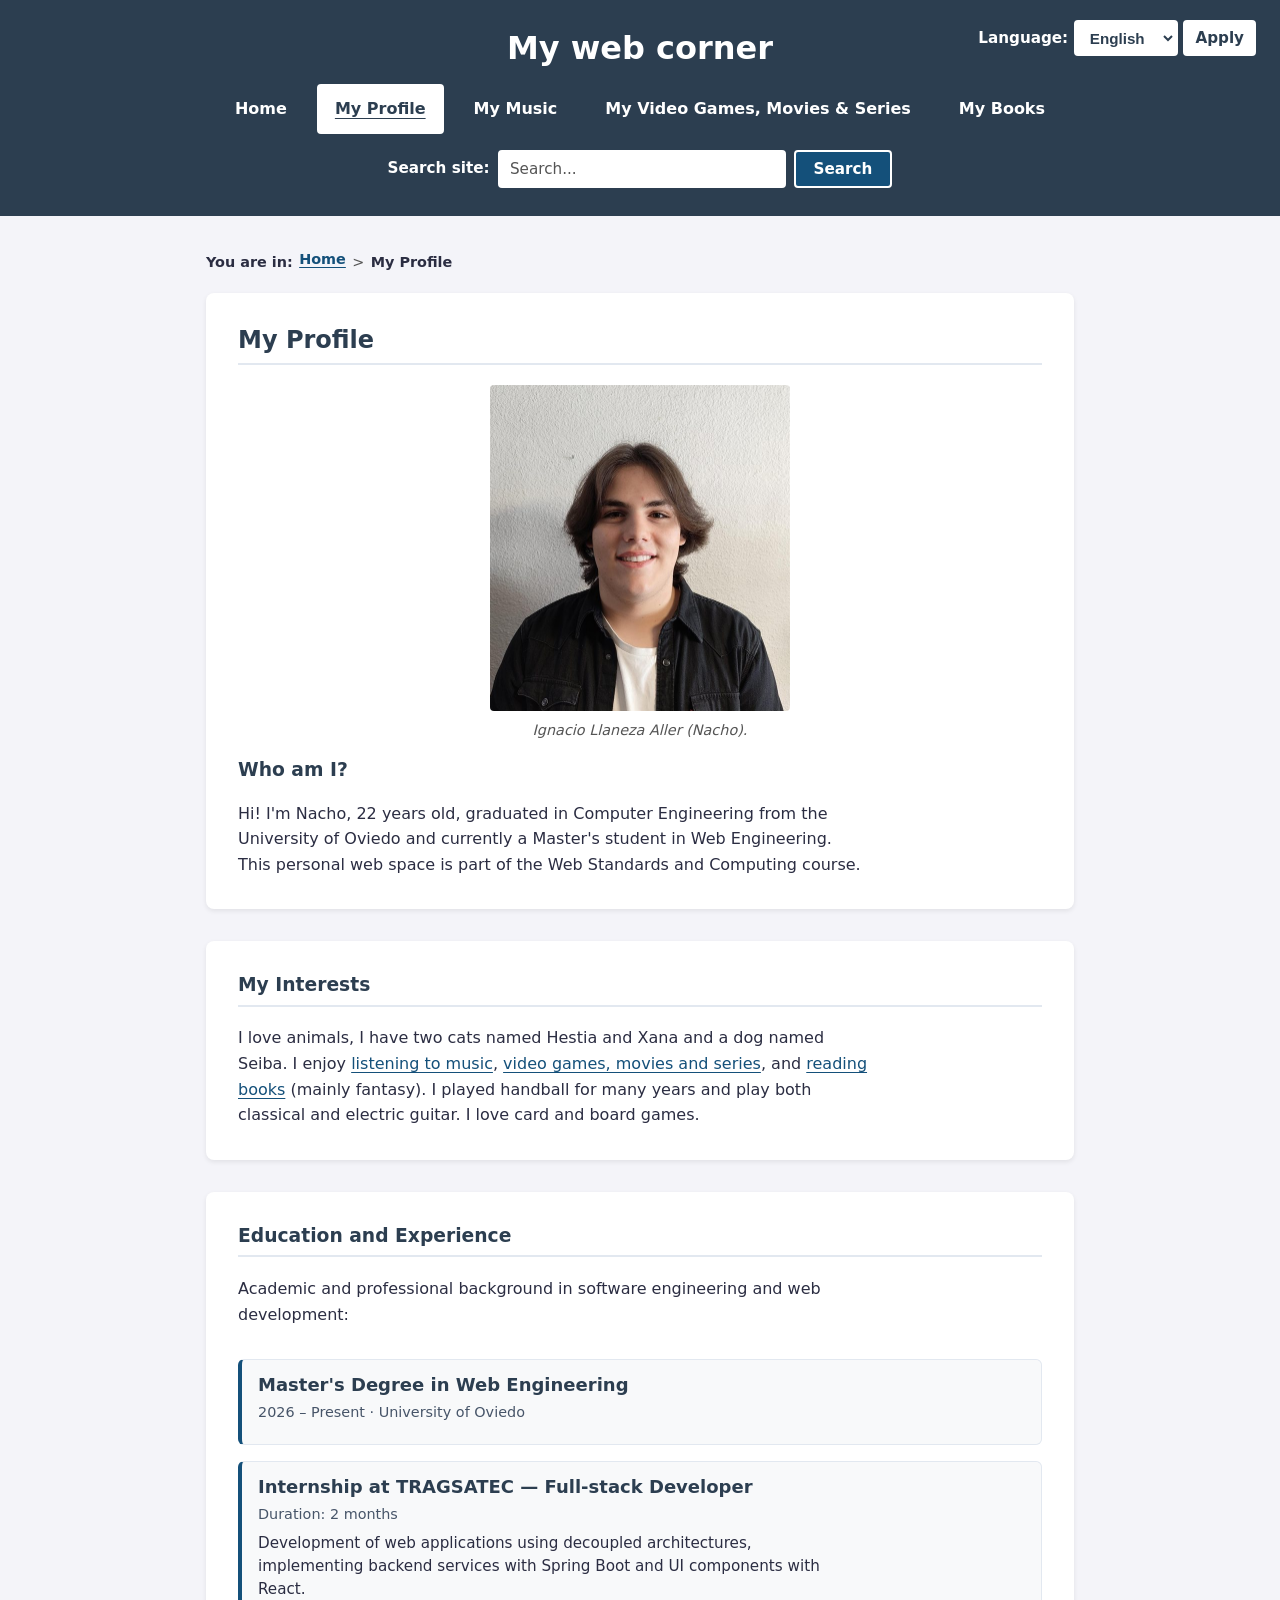
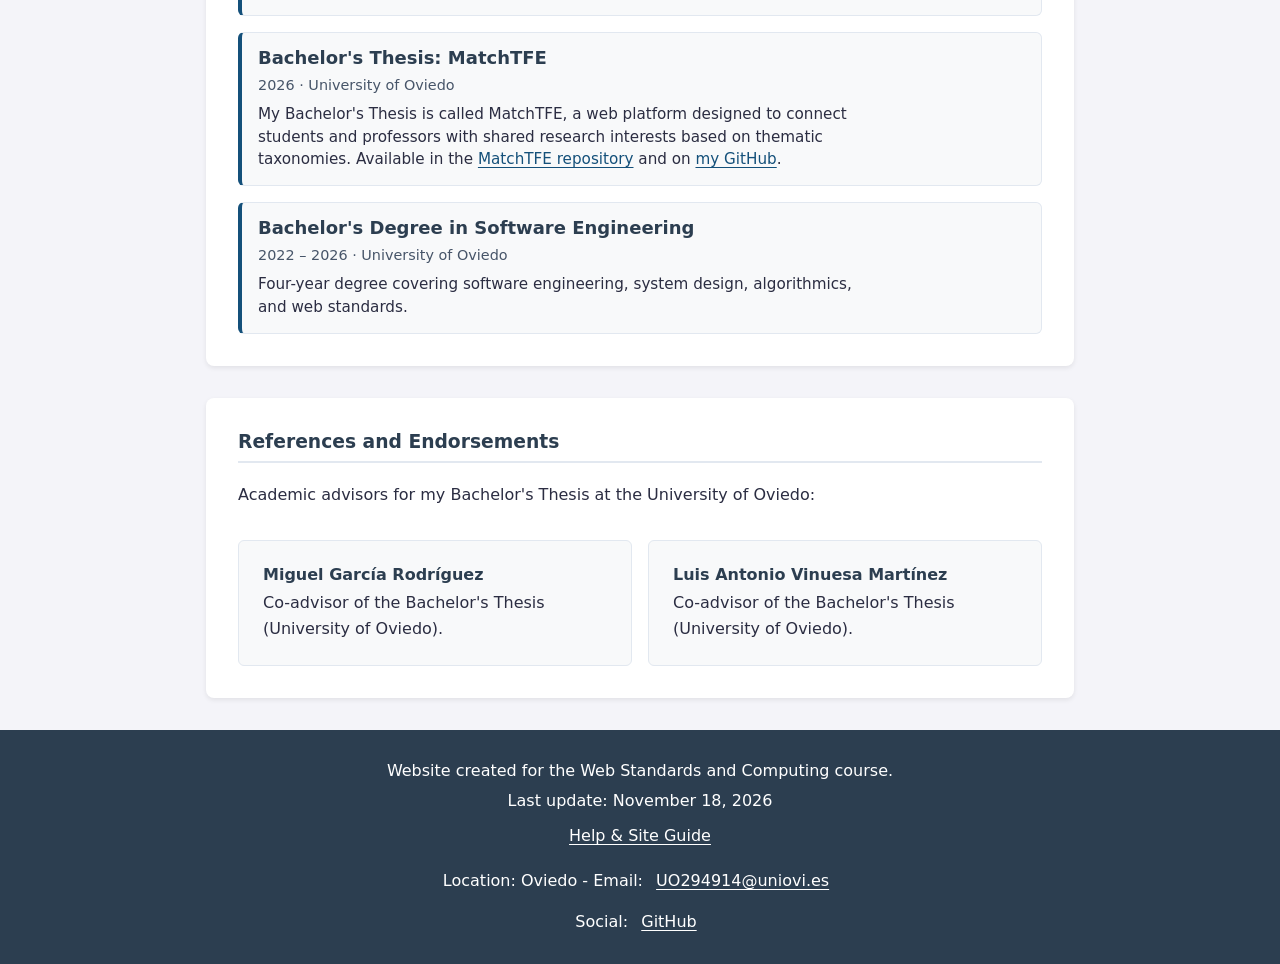
<file: pagina-personal/profile.html>
<!DOCTYPE html>
<html lang="es">
<head>
    <meta charset="UTF-8">
    <meta name="viewport" content="width=device-width, initial-scale=1.0">
    <title>Mi Perfil - Mi rincón web</title>
    <meta name="description" content="Biografía personal, aficiones y trayectoria profesional.">
    <link rel="icon" href="favicon.svg" type="image/svg+xml">
    <link rel="stylesheet" href="style.css">
    <script>
        (function(c,l,a,r,i,t,y){
            c[a]=c[a]||function(){(c[a].q=c[a].q||[]).push(arguments)};
            t=l.createElement(r);t.async=1;t.src="https://www.clarity.ms/tag/"+i;
            y=l.getElementsByTagName(r)[0];y.parentNode.insertBefore(t,y);
        })(window, document, "clarity", "script", "zdlceg9i9p");
    </script>
</head>
<body data-pagina="profile">
    <header>
        <h1><a href="index.html" data-i18n="sitio_titulo">Mi rincón web</a></h1>
        <nav aria-label="Navegación principal" data-i18n-aria="aria_nav_principal">
            <ul>
                <li><a href="index.html" data-i18n="nav_inicio">Inicio</a></li>
                <li><a href="profile.html" aria-current="page" data-i18n="nav_perfil">Mi Perfil</a></li>
                <li><a href="audio.html" data-i18n="nav_musica">Mi Música</a></li>
                <li><a href="multimedia.html" data-i18n="nav_multimedia">Mis Videojuegos, Películas y Series</a></li>
                <li><a href="books.html" data-i18n="nav_libros">Mis Libros</a></li>
            </ul>
        </nav>
        <search>
            <form action="buscar.html" method="get">
                <label for="campo-busqueda" data-i18n="buscar_label">Buscar en el sitio:</label>
                <input type="search" id="campo-busqueda" name="q" placeholder="Buscar..." title="Introduce una palabra clave para buscar en el sitio (por ejemplo: Sanderson, TFG, Folk)" required data-i18n-placeholder="buscar_placeholder" data-i18n-title="buscar_ayuda_title">
                <button type="submit" data-i18n="buscar_boton">Buscar</button>
            </form>
        </search>
        <form action="#" method="get" aria-label="Selector de idioma" data-i18n-aria="aria_selector_idioma">
            <label for="selector-idioma" data-i18n="label_idioma">Idioma:</label>
            <select id="selector-idioma" name="idioma">
                <option value="es" lang="es">Español</option>
                <option value="en" lang="en">English</option>
            </select>
            <button type="submit" data-i18n="boton_idioma">Aplicar</button>
        </form>
    </header>

    <main>
        <nav aria-label="Migas de pan" data-i18n-aria="aria_migas_pan">
            <p data-i18n="migas_estas_en">Estás en:</p>
            <ol>
                <li><a href="index.html" data-i18n="nav_inicio">Inicio</a></li>
                <li aria-current="page"><strong data-i18n="nav_perfil">Mi Perfil</strong></li>
            </ol>
        </nav>
        <section>
            <h2 data-i18n="profile_h2">Mi Perfil</h2>
            <figure>
                <img src="multimedia/photo/me.jpeg" alt="Retrato de Ignacio Llaneza Aller" width="300" height="326" data-i18n-alt="profile_foto_alt">
                <figcaption data-i18n="profile_foto_cap">Ignacio Llaneza Aller (Nacho).</figcaption>
            </figure>

            <h3 data-i18n="profile_quien_soy_h3">¿Quién soy?</h3>
            <p data-i18n="profile_quien_soy_p">¡Buenas! Soy Nacho, tengo 22 años, graduado en Ingeniería Informática por la Universidad de Oviedo y actualmente estudiante del Máster Universitario en Ingeniería Web. Este espacio web personal forma parte de la asignatura de Estándares y Computación Web.</p>
        </section>

        <section>
            <h3 data-i18n="profile_intereses_h3">Mis Intereses</h3>
            <p data-i18n="profile_intereses_p">Me encantan los animales, tengo dos gatas llamadas Hestia y Xana además de un perro llamado Seiba. Me gusta <a href="audio.html">escuchar música</a>, <a href="multimedia.html">los videojuegos y las películas y series</a> y <a href="books.html">leer libros</a> (principalmente de fantasía). He jugado durante muchos años al balonmano y toco la guitarra española y eléctrica. Me encantan los juegos de cartas y de mesa.</p>
        </section>

        <section aria-label="Formación y Experiencia" data-i18n-aria="profile_exp_h3">
            <h3 data-i18n="profile_exp_h3">Formación y Experiencia</h3>
            <p data-i18n="profile_exp_intro">Trayectoria académica y profesional en el ámbito de la ingeniería del software y el desarrollo web:</p>
            <ol>
                <li>
                    <h4 data-i18n="profile_item_master_h4">Máster Universitario en Ingeniería Web</h4>
                    <p data-i18n="profile_item_master_fecha"><time datetime="2026">2026</time> – Actualidad · Universidad de Oviedo</p>
                </li>
                <li>
                    <h4 data-i18n="profile_item_tragsa_h4">Prácticas en TRAGSATEC — Desarrollador Full-stack</h4>
                    <p data-i18n="profile_item_tragsa_fecha">Duración: 2 meses</p>
                    <p data-i18n="profile_item_tragsa_desc">Desarrollo de aplicaciones web mediante arquitecturas desacopladas, implementando servicios backend con Spring Boot y componentes de interfaz con React.</p>
                </li>
                <li>
                    <h4 data-i18n="profile_item_tfg_h4">Trabajo de Fin de Grado: MatchTFE</h4>
                    <p data-i18n="profile_item_tfg_fecha"><time datetime="2026">2026</time> · Universidad de Oviedo</p>
                    <p data-i18n="profile_item_tfg_desc">Mi Trabajo de Fin de Grado se llama MatchTFE y es una plataforma web diseñada para publicar y conectar propuestas de Trabajos de Fin de Estudios entre profesorado y alumnado mediante taxonomías temáticas. Proyecto disponible en el <a href="https://github.com/IgnacioLLA/MatchTFE">repositorio de MatchTFE</a> y en <a href="https://github.com/IgnacioLLA">mi GitHub</a>.</p>
                </li>
                <li>
                    <h4 data-i18n="profile_item_grado_h4">Grado en Ingeniería Informática del Software</h4>
                    <p data-i18n="profile_item_grado_fecha"><time datetime="2022">2022</time> – <time datetime="2026">2026</time> · Universidad de Oviedo</p>
                    <p data-i18n="profile_item_grado_desc">Formación universitaria orientada a la ingeniería del software, diseño de sistemas, algoritmia y estándares de computación web.</p>
                </li>
            </ol>
        </section>

        <section aria-label="Referencias y Avales" data-i18n-aria="profile_ref_h3">
            <h3 data-i18n="profile_ref_h3">Referencias y Avales</h3>
            <p data-i18n="profile_ref_p">Tutores académicos de mi Trabajo de Fin de Grado en la Universidad de Oviedo:</p>
            <ul>
                <li>
                    <article>
                        <h4>Miguel García Rodríguez</h4>
                        <p data-i18n="profile_tutor1_rel">Cotutor del Trabajo de Fin de Grado (Universidad de Oviedo).</p>
                    </article>
                </li>
                <li>
                    <article>
                        <h4>Luis Antonio Vinuesa Martínez</h4>
                        <p data-i18n="profile_tutor2_rel">Cotutor del Trabajo de Fin de Grado (Universidad de Oviedo).</p>
                    </article>
                </li>
            </ul>
        </section>
    </main>

    <footer>
        <p data-i18n="footer_asignatura">Sitio web creado para la asignatura de Estándares y Computación Web.</p>
        <p data-i18n="footer_actualizacion">Última actualización: <time datetime="2026-11-18">18 de noviembre de 2026</time></p>
        <p><a href="ayuda.html" data-i18n="footer_ayuda">Ayuda y Guía del Sitio</a></p>
        <address>
            <p data-i18n="footer_contacto">Ubicación: Oviedo - Email: <a href="mailto:UO294914@uniovi.es">UO294914@uniovi.es</a></p>
            <p data-i18n="footer_redes">Redes: <a href="https://github.com/IgnacioLLA">GitHub</a></p>
        </address>
    </footer>
    <script src="translations.js" defer></script>
    <script src="i18n.js" defer></script>
</body>
</html>
</file>
<file: pagina-personal/style.css>
body {
    font-family: system-ui, "Segoe UI", Roboto, Helvetica, Arial, sans-serif;
    line-height: 1.6;
    margin: 0;
    padding: 0;
    background-color: #f4f4f9;
    color: #2b2d42;
    display: flex;
    flex-direction: column;
    min-height: 100vh;
}

a {
    color: #14507a;
    text-underline-offset: 0.2em;
}

a:hover {
    color: #0e3a5a;
}

mark {
    background-color: #fef08a;
    color: #1e293b;
    padding: 0.0625rem 0.25rem;
    border-radius: 0.2rem;
    font-weight: 600;
}

a:focus-visible,
button:focus-visible,
input:focus-visible,
textarea:focus-visible,
summary:focus-visible,
select:focus-visible {
    outline: 0.1875rem solid #f39c12;
    outline-offset: 0.125rem;
}

header {
    background-color: #2c3e50;
    color: #ffffff;
    padding: 0.75rem 0.75rem 1rem;
    text-align: center;
}

header form[data-i18n-aria="aria_selector_idioma"],
header form[aria-label="Selector de idioma"] {
    display: inline-flex;
    flex-direction: row;
    justify-content: center;
    align-items: center;
    gap: 0.35rem;
    margin: 0.625rem 0 0;
    width: auto;
}

header form[data-i18n-aria="aria_selector_idioma"] label,
header form[aria-label="Selector de idioma"] label {
    font-size: 0.85rem;
    font-weight: 600;
    color: #ffffff;
    margin-bottom: 0;
    display: inline;
}

header form[data-i18n-aria="aria_selector_idioma"] select,
header form[aria-label="Selector de idioma"] select {
    background-color: #ffffff;
    color: #2c3e50;
    font-size: 0.85rem;
    font-weight: 600;
    padding: 0.25rem 0.5rem;
    border: 0.125rem solid #ffffff;
    border-radius: 0.25rem;
    cursor: pointer;
    min-height: 2rem;
    width: auto;
}

header form[data-i18n-aria="aria_selector_idioma"] button,
header form[aria-label="Selector de idioma"] button {
    background-color: #ffffff;
    color: #2c3e50;
    font-size: 0.85rem;
    font-weight: 600;
    padding: 0.25rem 0.5rem;
    border: 0.125rem solid #ffffff;
    border-radius: 0.25rem;
    cursor: pointer;
    min-height: 2rem;
    width: auto;
    transition: background-color 0.2s ease, color 0.2s ease;
}

header form[data-i18n-aria="aria_selector_idioma"] button:hover,
header form[data-i18n-aria="aria_selector_idioma"] button:focus-visible,
header form[aria-label="Selector de idioma"] button:hover,
header form[aria-label="Selector de idioma"] button:focus-visible {
    background-color: #2c3e50;
    color: #ffffff;
    outline: 0.125rem solid #ffffff;
    outline-offset: 0.125rem;
}

header h1 {
    color: #ffffff;
    font-size: 1.5rem;
    margin: 0;
    line-height: 1.25;
}

header h1 a,
header h1 a:visited {
    color: #ffffff;
    text-decoration: none;
}

header h1 a:hover,
header h1 a:focus-visible {
    color: #ffffff;
    text-decoration: underline;
    text-underline-offset: 0.2em;
}

header > p {
    color: #e2e8f0;
    font-size: 0.95rem;
    margin: 0.35rem 0 0;
}

header nav {
    margin-top: 0.75rem;
}

header nav ul {
    list-style: none;
    margin: 0;
    padding: 0;
    display: flex;
    justify-content: center;
    flex-wrap: wrap;
    gap: 0.35rem;
}

header nav li {
    display: inline-flex;
}

header nav a,
header nav a:visited {
    color: #ffffff;
    text-decoration: none;
    font-weight: 600;
    font-size: 0.875rem;
    padding: 0.4rem 0.625rem;
    min-height: 2.5rem;
    box-sizing: border-box;
    border-radius: 0.25rem;
    border: 0.125rem solid transparent;
    transition: background-color 0.2s ease, color 0.2s ease, border-color 0.2s ease;
    display: inline-flex;
    align-items: center;
    justify-content: center;
    text-align: center;
}

header nav a:hover,
header nav a:focus-visible {
    background-color: #ffffff;
    color: #2c3e50;
    border-color: #ffffff;
}

header nav a[aria-current="page"] {
    background-color: #ffffff;
    color: #2c3e50;
    font-weight: 700;
    border-color: #ffffff;
    text-decoration: underline;
    text-underline-offset: 0.25em;
}

header search {
    margin-top: 0.85rem;
    display: flex;
    justify-content: center;
    width: 100%;
}

header search form {
    display: flex;
    flex-direction: row;
    flex-wrap: wrap;
    align-items: center;
    justify-content: center;
    gap: 0.5rem;
    width: 100%;
    max-width: 34rem;
}

header search label {
    width: 100%;
    display: block;
    text-align: center;
    font-size: 0.95rem;
    font-weight: 600;
    color: #ffffff;
    margin-bottom: 0.25rem;
}

header search input[type="search"]::placeholder {
    color: #555555;
    opacity: 1;
}

header search input[type="search"] {
    flex: 1 1 10rem;
    min-width: 0;
    max-width: 18rem;
    padding: 0.4rem 0.65rem;
    font-size: 0.95rem;
    background-color: #ffffff;
    color: #2c3e50;
    border: 0.125rem solid #ffffff;
    border-radius: 0.25rem;
    box-sizing: border-box;
    min-height: 2.375rem;
}

header search button[type="submit"] {
    flex: 0 0 auto;
    padding: 0.4rem 1.125rem;
    font-size: 0.95rem;
    font-weight: 700;
    background-color: #14507a;
    color: #ffffff;
    border: 0.125rem solid #ffffff;
    border-radius: 0.25rem;
    cursor: pointer;
    min-height: 2.375rem;
    width: auto;
    transition: background-color 0.2s ease, color 0.2s ease;
}

header search button[type="submit"]:hover,
header search button[type="submit"]:focus-visible {
    background-color: #ffffff;
    color: #2c3e50;
}

main {
    width: 100%;
    max-width: 56.25rem;
    box-sizing: border-box;
    margin: 1rem auto;
    padding: 0 0.75rem;
    flex: 1;
}

nav[data-i18n-aria="aria_migas_pan"] {
    display: flex;
    flex-wrap: wrap;
    align-items: center;
    gap: 0.4rem;
    margin-bottom: 1rem;
    font-size: 0.9rem;
    color: #2b2d42;
}

nav[data-i18n-aria="aria_migas_pan"] p {
    margin: 0;
    font-weight: 600;
}

nav[data-i18n-aria="aria_migas_pan"] ol {
    list-style: none;
    margin: 0;
    padding: 0;
    display: flex;
    flex-wrap: wrap;
    align-items: center;
    gap: 0.4rem;
}

nav[data-i18n-aria="aria_migas_pan"] li {
    display: inline-flex;
    align-items: center;
}

nav[data-i18n-aria="aria_migas_pan"] li + li::before {
    content: ">";
    margin-right: 0.4rem;
    color: #555555;
    font-weight: 400;
}

nav[data-i18n-aria="aria_migas_pan"] a {
    font-weight: 600;
}

section {
    background-color: #ffffff;
    padding: 1.125rem;
    margin-bottom: 1.25rem;
    border-radius: 0.5rem;
    box-shadow: 0 0.125rem 0.3125rem rgba(0, 0, 0, 0.08);
}

article:target,
section:target {
    scroll-margin-top: 2rem;
    box-shadow: 0 0 0 0.1875rem #2980b9, 0 0.25rem 0.625rem rgba(41, 128, 185, 0.25);
    transition: box-shadow 0.3s ease;
}

section:last-child {
    margin-bottom: 0;
}

h1, h2, h3, h4 {
    color: #2c3e50;
    line-height: 1.25;
}

h2,
section > h3:first-child {
    margin-top: 0;
    padding-bottom: 0.5rem;
    border-bottom: 0.125rem solid #e2e8f0;
}

h3, h4 {
    margin-top: 0;
}

p {
    margin-top: 0;
    margin-bottom: 2em;
}

main p {
    max-width: 62ch;
}

p:last-child {
    margin-bottom: 0;
}

main ul {
    padding-left: 1.25rem;
    margin: 0.5rem 0 1rem;
}

main ul:last-child {
    margin-bottom: 0;
}

main li {
    margin-bottom: 0.4rem;
}

main li:last-child {
    margin-bottom: 0;
}

section[aria-labelledby="resumen-secciones"] ul,
section > ol,
section[data-i18n-aria="profile_ref_h3"] ul {
    list-style: none;
    padding-left: 0;
    margin: 0;
    display: grid;
    grid-template-columns: 1fr;
    gap: 1rem;
}

section[aria-labelledby="resumen-secciones"] li,
section[data-i18n-aria="profile_ref_h3"] li {
    margin-bottom: 0;
}

section[aria-labelledby="resumen-secciones"] article,
section[data-i18n-aria="profile_ref_h3"] article {
    height: 100%;
    box-sizing: border-box;
    margin-bottom: 0;
}

section > ol li {
    background-color: #f8f9fa;
    border: 0.0625rem solid #e2e8f0;
    border-left: 0.25rem solid #14507a;
    border-radius: 0.375rem;
    padding: 0.875rem 1rem;
    margin-bottom: 0;
}

section > ol h3,
section > ol h4 {
    margin-top: 0;
    margin-bottom: 0.35rem;
    font-size: 1.125rem;
    color: #2c3e50;
}

section > ol p {
    margin-bottom: 0.35rem;
    font-size: 0.95rem;
    line-height: 1.5;
}

section > ol li p:first-of-type {
    color: #475569;
    font-size: 0.9rem;
    margin-bottom: 0.4rem;
}

section > ol p:last-child {
    margin-bottom: 0;
}

section > ol h4,
section[data-i18n-aria="profile_ref_h3"] h4 {
    margin-bottom: 0.35rem;
}

section[data-i18n-aria="profile_ref_h3"] address {
    font-style: normal;
    font-size: 0.95rem;
    margin-top: 0.5rem;
}

article {
    background-color: #f8f9fa;
    border: 0.0625rem solid #e2e8f0;
    border-radius: 0.375rem;
    padding: 1rem;
    margin-bottom: 1rem;
}

article:last-child {
    margin-bottom: 0;
}

figure {
    margin: 0 0 1rem 0;
    text-align: center;
}

img {
    max-width: 100%;
    height: auto;
    border-radius: 0.25rem;
    display: block;
    margin: 0 auto;
}

video {
    width: 100%;
    max-width: 100%;
    height: auto;
    aspect-ratio: 16 / 9;
    border-radius: 0.25rem;
    display: block;
    margin: 0 auto;
    background-color: #000000;
    object-fit: contain;
}

figcaption {
    font-size: 0.9rem;
    color: #555555;
    margin-top: 0.5rem;
    font-style: italic;
}

audio {
    width: 100%;
    max-width: 37.5rem;
    display: block;
    margin: 1rem auto 0;
}

details {
    margin-top: 0.875rem;
    padding: 0.625rem 0.875rem;
    background-color: #ffffff;
    border: 0.0625rem solid #cbd5e1;
    border-radius: 0.25rem;
}

summary {
    cursor: pointer;
    font-weight: 600;
    color: #2c3e50;
}

details p {
    margin-top: 0.5rem;
    margin-bottom: 0;
    font-size: 0.95rem;
}

form {
    display: flex;
    flex-direction: column;
    gap: 1.25rem;
}

fieldset {
    border: 0.0625rem solid #ccc;
    border-radius: 0.25rem;
    padding: 1rem;
}

legend {
    font-weight: bold;
    color: #2c3e50;
}

label {
    font-weight: bold;
    margin-bottom: 0.25rem;
    display: block;
}

input, textarea, button {
    padding: 0.75rem;
    font-size: 1rem;
    font-family: inherit;
    border: 0.0625rem solid #ccc;
    border-radius: 0.25rem;
    width: 100%;
    box-sizing: border-box;
}

button {
    background-color: #14507a;
    color: #ffffff;
    border: none;
    cursor: pointer;
    font-weight: bold;
    min-height: 2.75rem;
    transition: background-color 0.2s ease;
}

button:hover,
button:focus-visible {
    background-color: #0e3a5a;
}

address {
    font-style: normal;
}

main > section > address {
    background-color: #f8f9fa;
    border: 0.0625rem solid #e2e8f0;
    border-left: 0.25rem solid #14507a;
    border-radius: 0.375rem;
    padding: 1rem 1.25rem;
    margin: 1.25rem 0;
}

main > section > address ul {
    list-style: none;
    padding-left: 0;
    margin: 0;
}

main > section > address li {
    margin-bottom: 0.5rem;
    font-size: 1rem;
}

main > section > address li:last-child {
    margin-bottom: 0;
}

footer {
    text-align: center;
    padding: 1.5rem 1rem;
    background-color: #2c3e50;
    color: #ffffff;
    margin-top: auto;
}

footer p {
    margin: 0.25rem 0;
}

footer address {
    font-style: normal;
    margin-top: 0.5rem;
}

footer a {
    color: #ffffff;
    text-decoration: underline;
    text-underline-offset: 0.2em;
    padding: 0.35rem 0.5rem;
    border-radius: 0.25rem;
    display: inline-block;
    transition: background-color 0.2s ease, color 0.2s ease;
}

footer a:hover,
footer a:focus-visible {
    background-color: #ffffff;
    color: #2c3e50;
}

/* Media query para móviles estrechos (<= 28rem / 448px) */
@media (max-width: 28rem) {
    header {
        padding: 0.625rem 0.5rem 0.875rem;
    }

    header h1 {
        font-size: 1.35rem;
    }

    header nav a,
    header nav a:visited {
        font-size: 0.8125rem;
        padding: 0.35rem 0.5rem;
    }

    header nav li:nth-child(4) {
        width: 100%;
    }

    header nav li:nth-child(4) a {
        width: 100%;
    }

    header search form {
        gap: 0.375rem;
    }

    header search input[type="search"] {
        flex: 1 1 7.5rem;
    }

    section {
        padding: 1rem 0.75rem;
    }

    article {
        padding: 0.75rem;
    }

    main > section > address {
        padding: 0.875rem 0.75rem;
        margin: 1rem 0;
    }
}

/* Media query para tablets y pantallas medianas (>= 36rem / 576px) */
@media (min-width: 36rem) {
    header h1 {
        font-size: 1.75rem;
    }

    header nav ul {
        gap: 0.5rem;
    }

    header nav a,
    header nav a:visited {
        font-size: 0.95rem;
        padding: 0.5rem 0.75rem;
    }
}

/* Media query para escritorio (>= 48rem / 768px) */
@media (min-width: 48rem) {
    header {
        padding: 1.75rem 1rem;
        position: relative;
    }

    header h1 {
        font-size: 2rem;
    }

    header nav {
        margin-top: 1rem;
    }

    header search {
        margin-top: 1rem;
    }

    header search label {
        width: auto;
        display: inline;
        text-align: left;
        margin-bottom: 0;
    }

    header form[data-i18n-aria="aria_selector_idioma"],
    header form[aria-label="Selector de idioma"] {
        position: absolute;
        top: 1.25rem;
        right: 1.5rem;
        margin: 0;
        width: auto;
    }

    header form[data-i18n-aria="aria_selector_idioma"] label,
    header form[aria-label="Selector de idioma"] label {
        font-size: 0.95rem;
    }

    header form[data-i18n-aria="aria_selector_idioma"] select,
    header form[aria-label="Selector de idioma"] select {
        font-size: 0.95rem;
        padding: 0.35rem 0.625rem;
        min-height: 2.25rem;
    }

    header form[data-i18n-aria="aria_selector_idioma"] button,
    header form[aria-label="Selector de idioma"] button {
        font-size: 0.95rem;
        padding: 0.35rem 0.625rem;
        min-height: 2.25rem;
    }

    header nav ul {
        gap: 0.75rem;
    }

    header nav a,
    header nav a:visited {
        padding: 0.625rem 1rem;
        font-size: 1rem;
    }

    main {
        margin: 2rem auto;
        padding: 0 1rem;
    }

    section {
        padding: 2rem;
        margin-bottom: 2rem;
    }

    article {
        padding: 1.5rem;
        margin-bottom: 1.5rem;
    }

    section[aria-labelledby="resumen-secciones"] ul,
    section[data-i18n-aria="profile_ref_h3"] ul {
        grid-template-columns: repeat(2, 1fr);
    }
}
</file>
